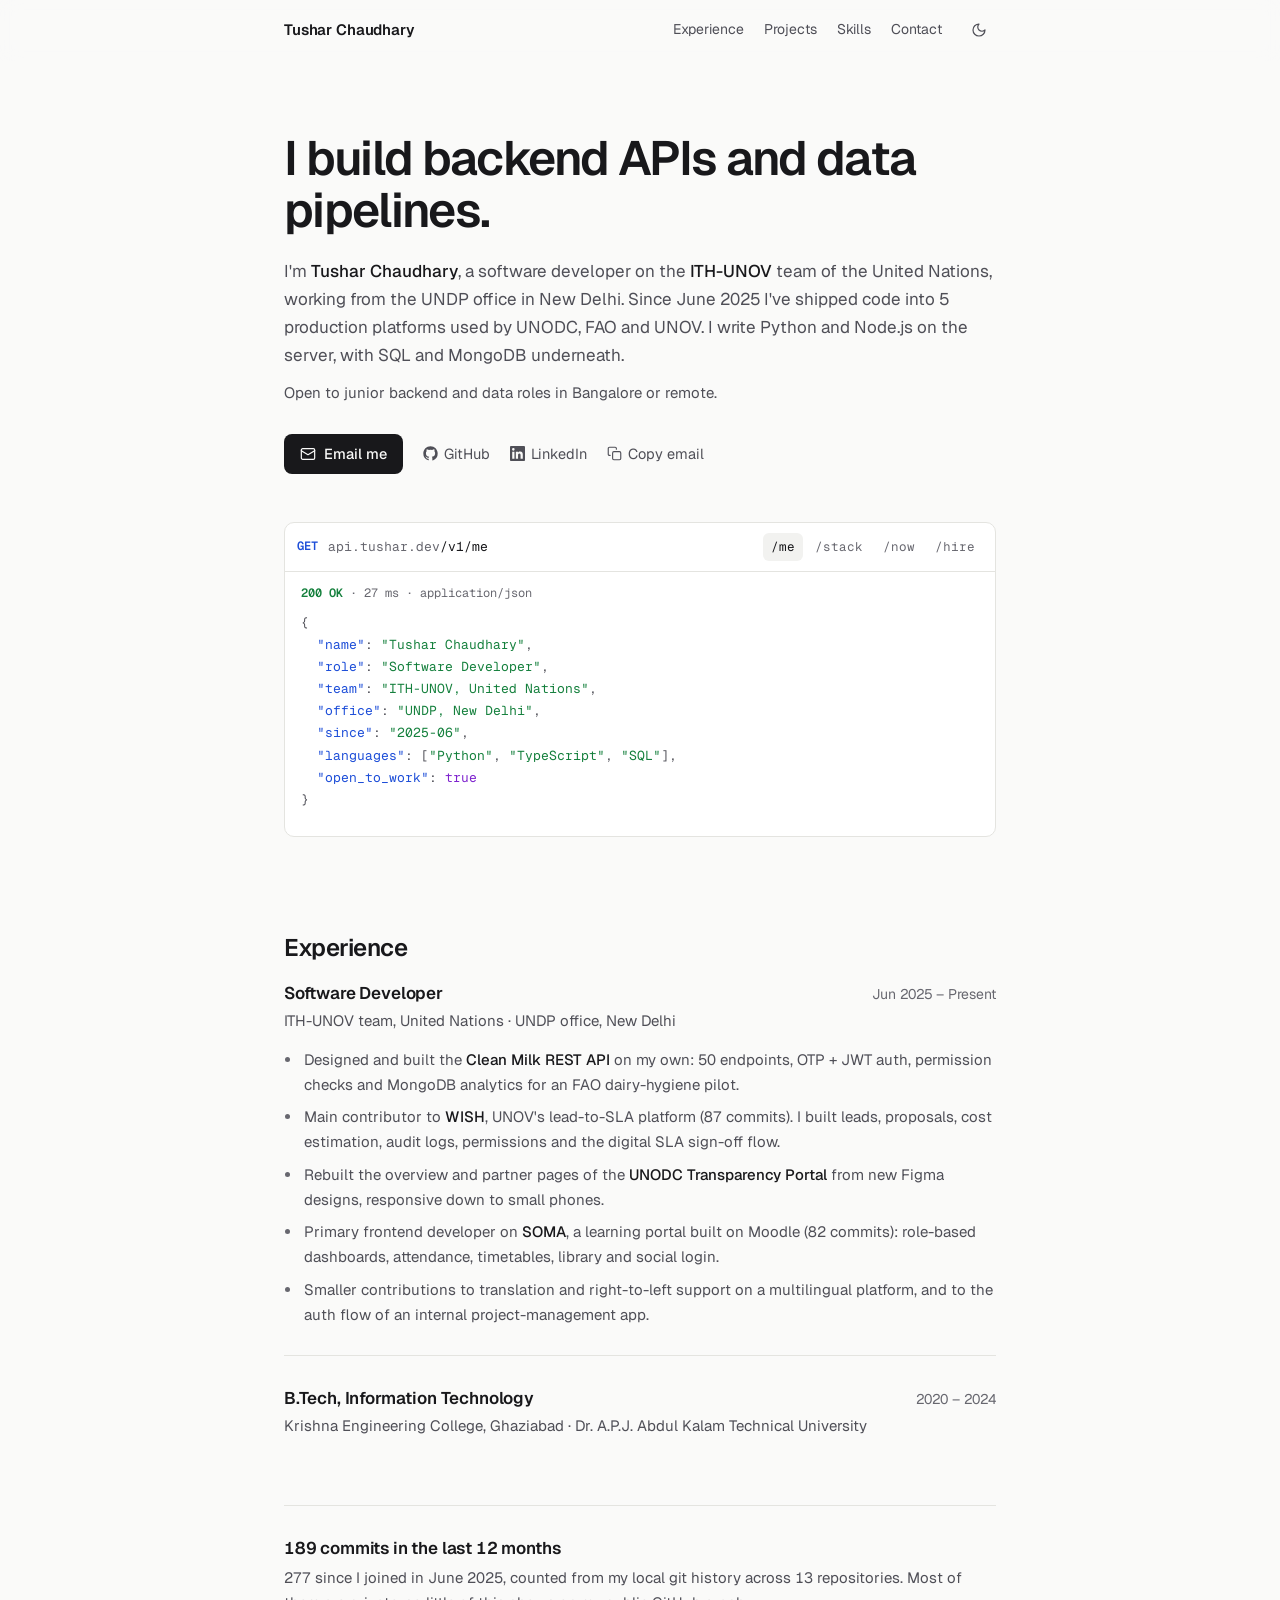
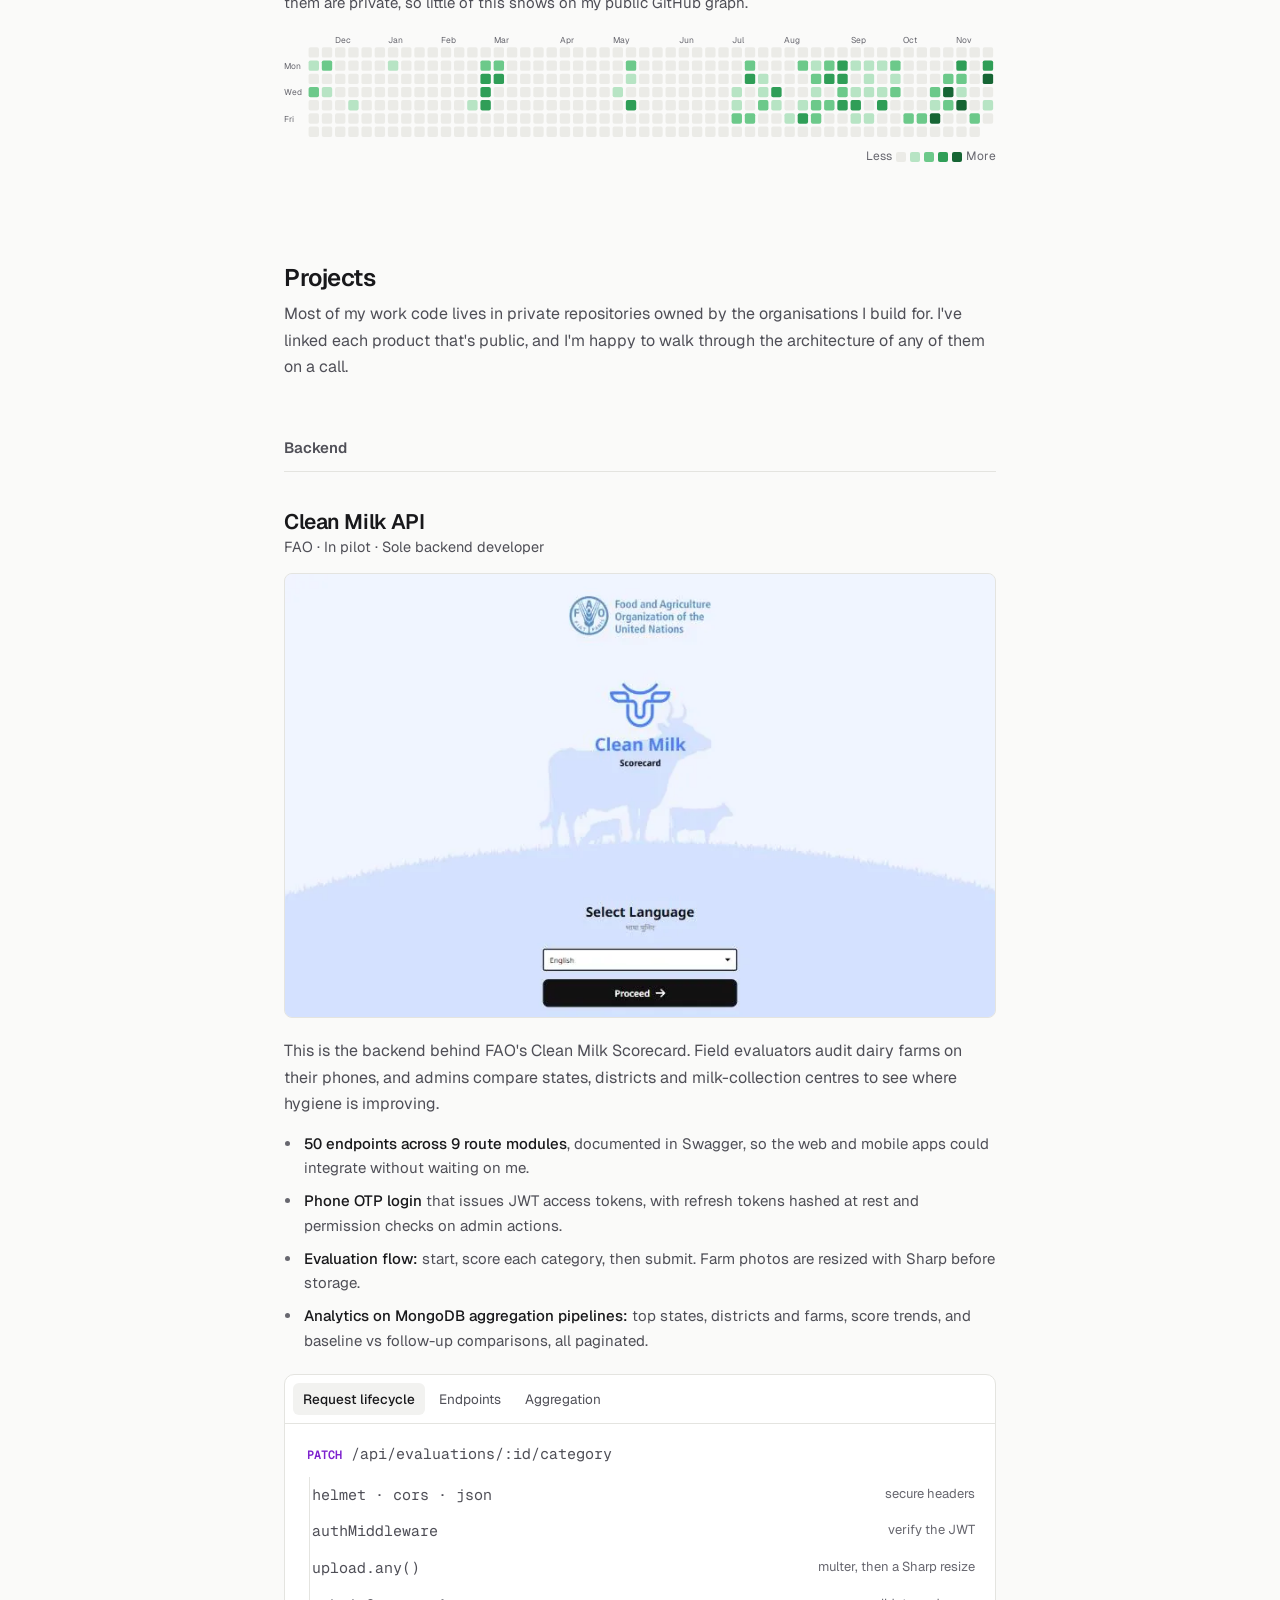
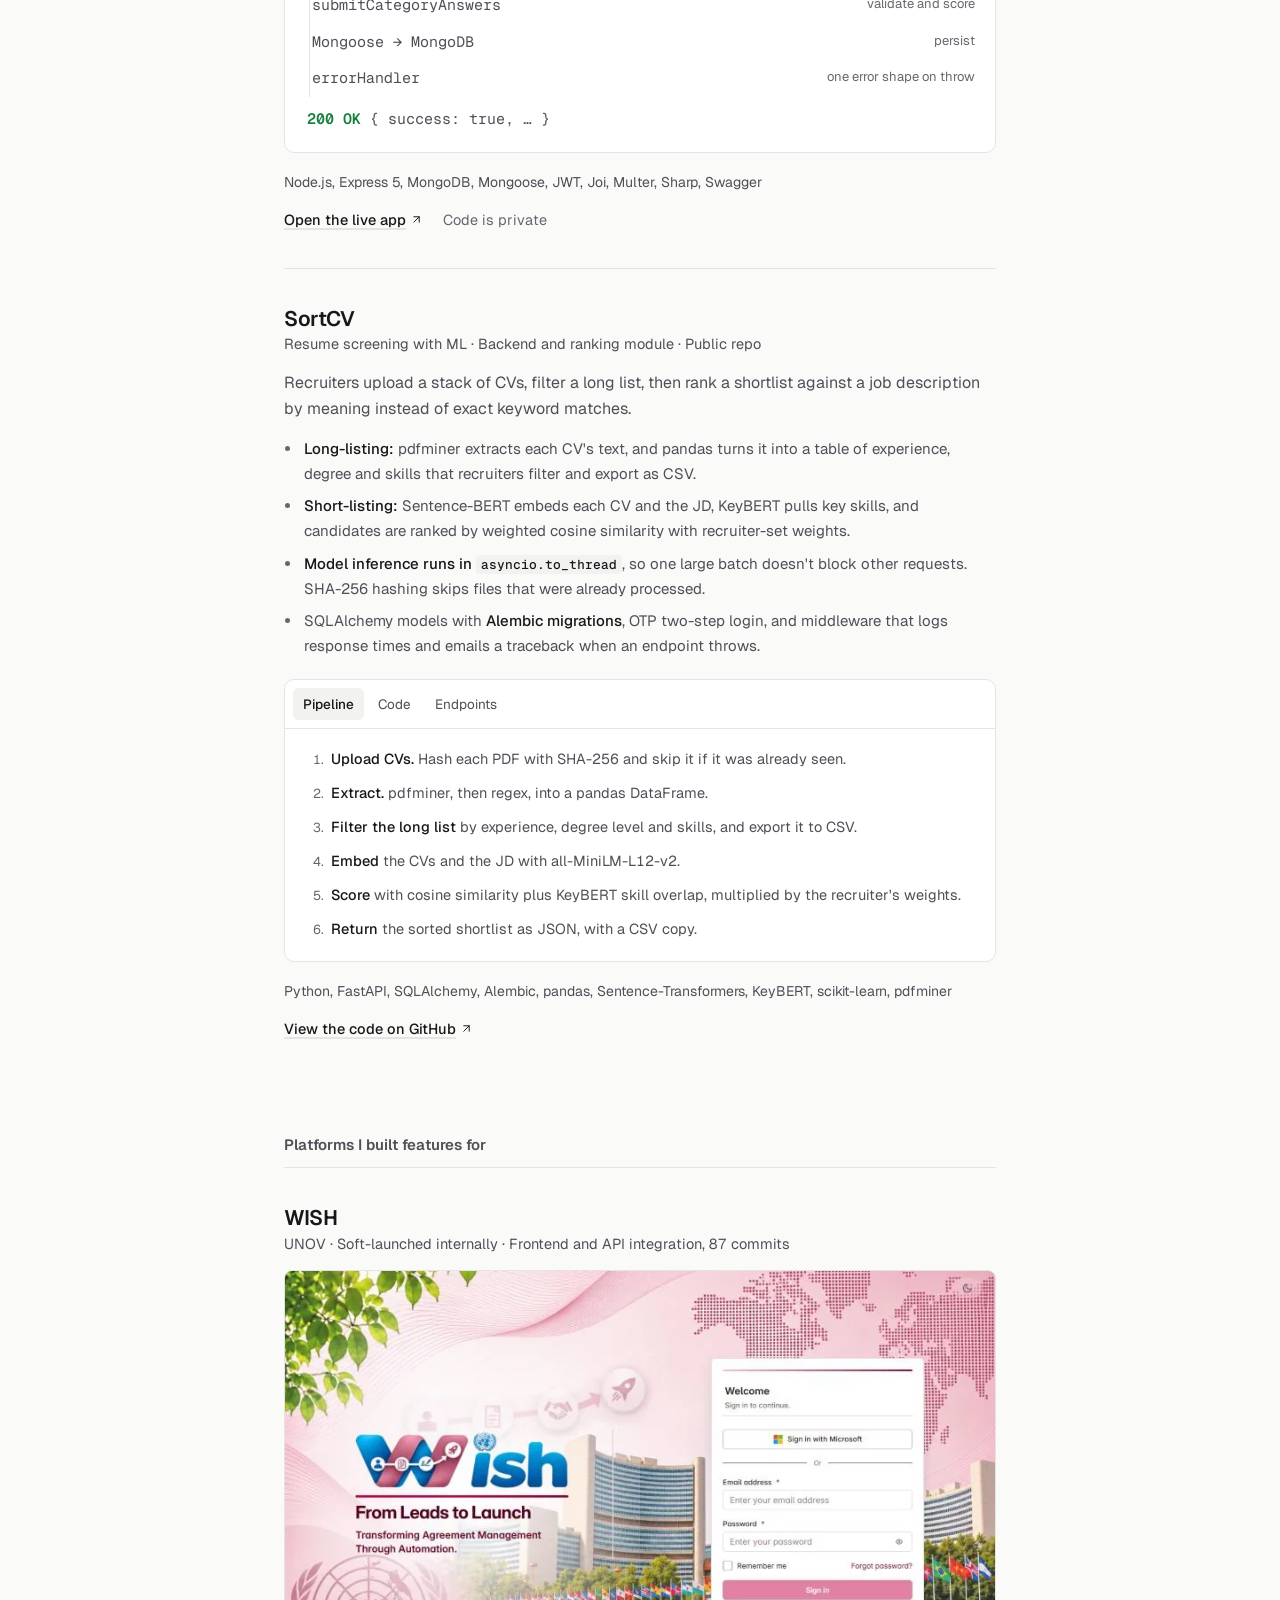
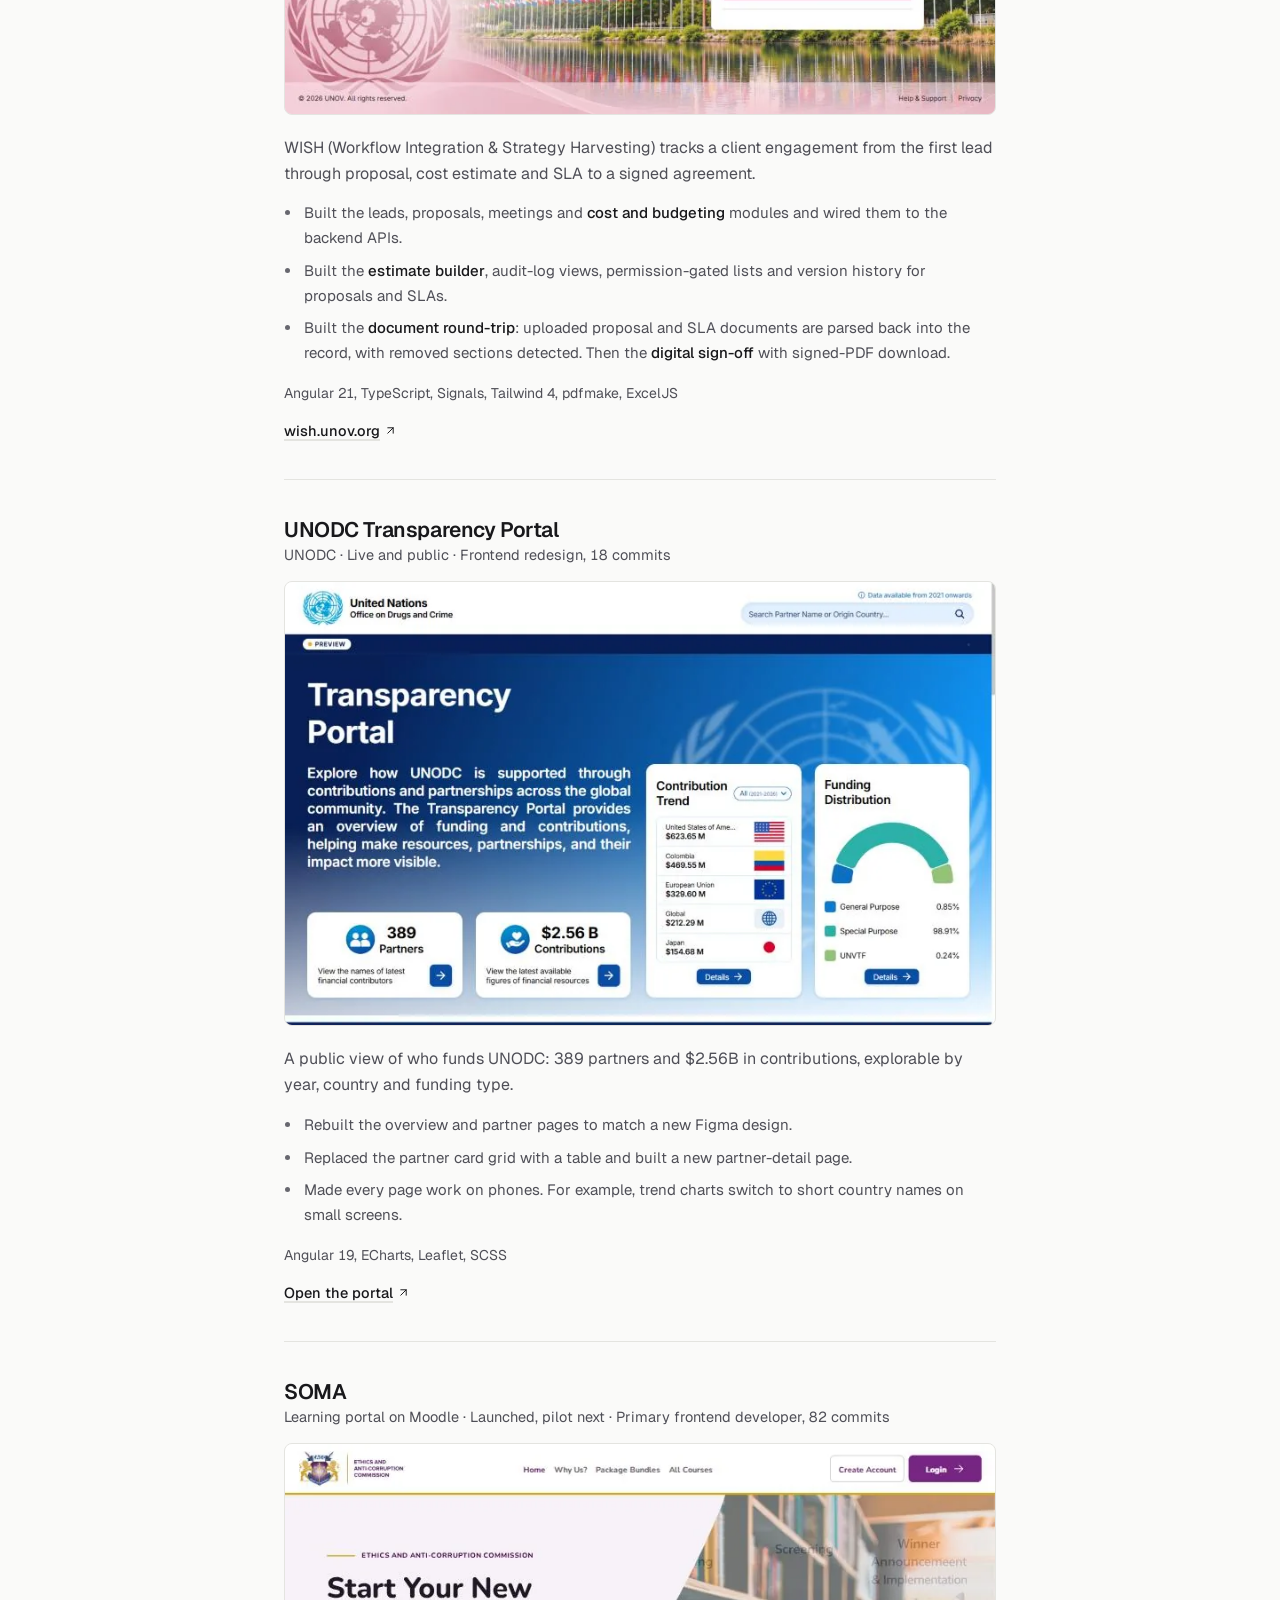
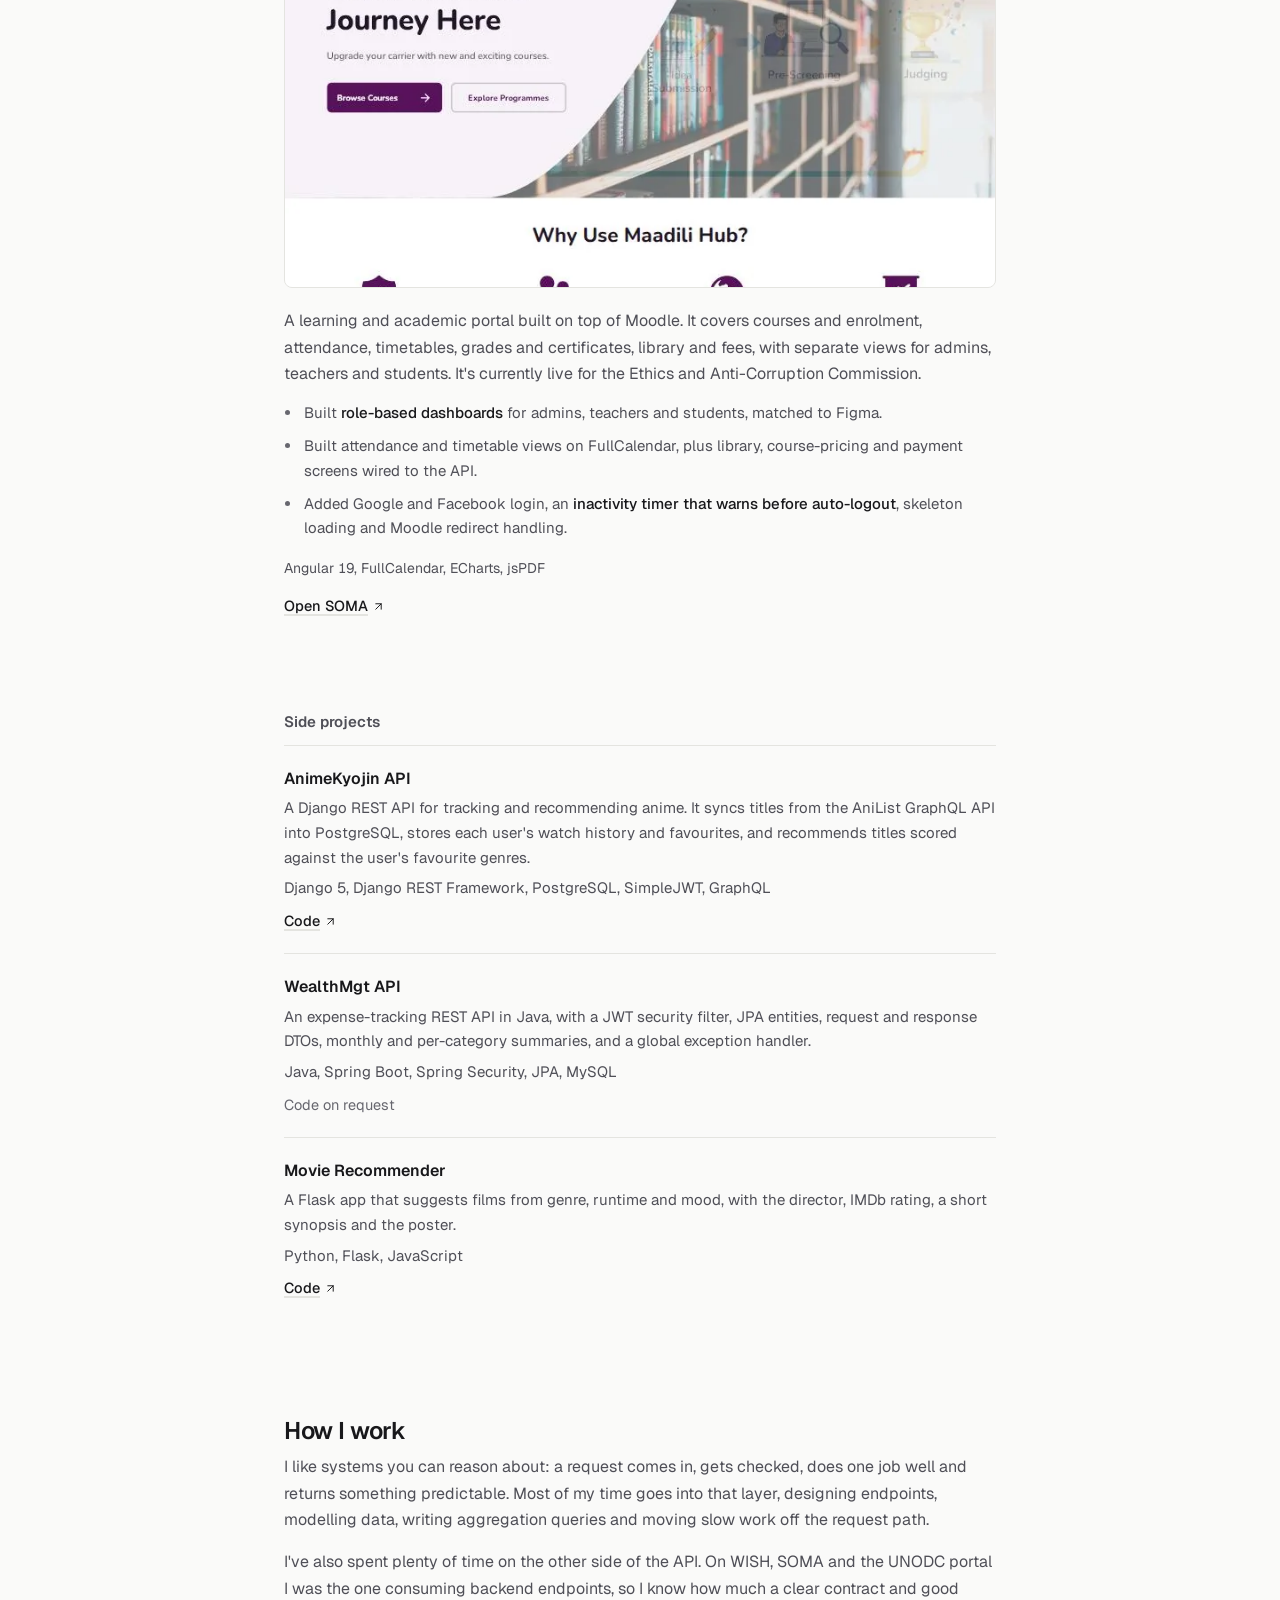
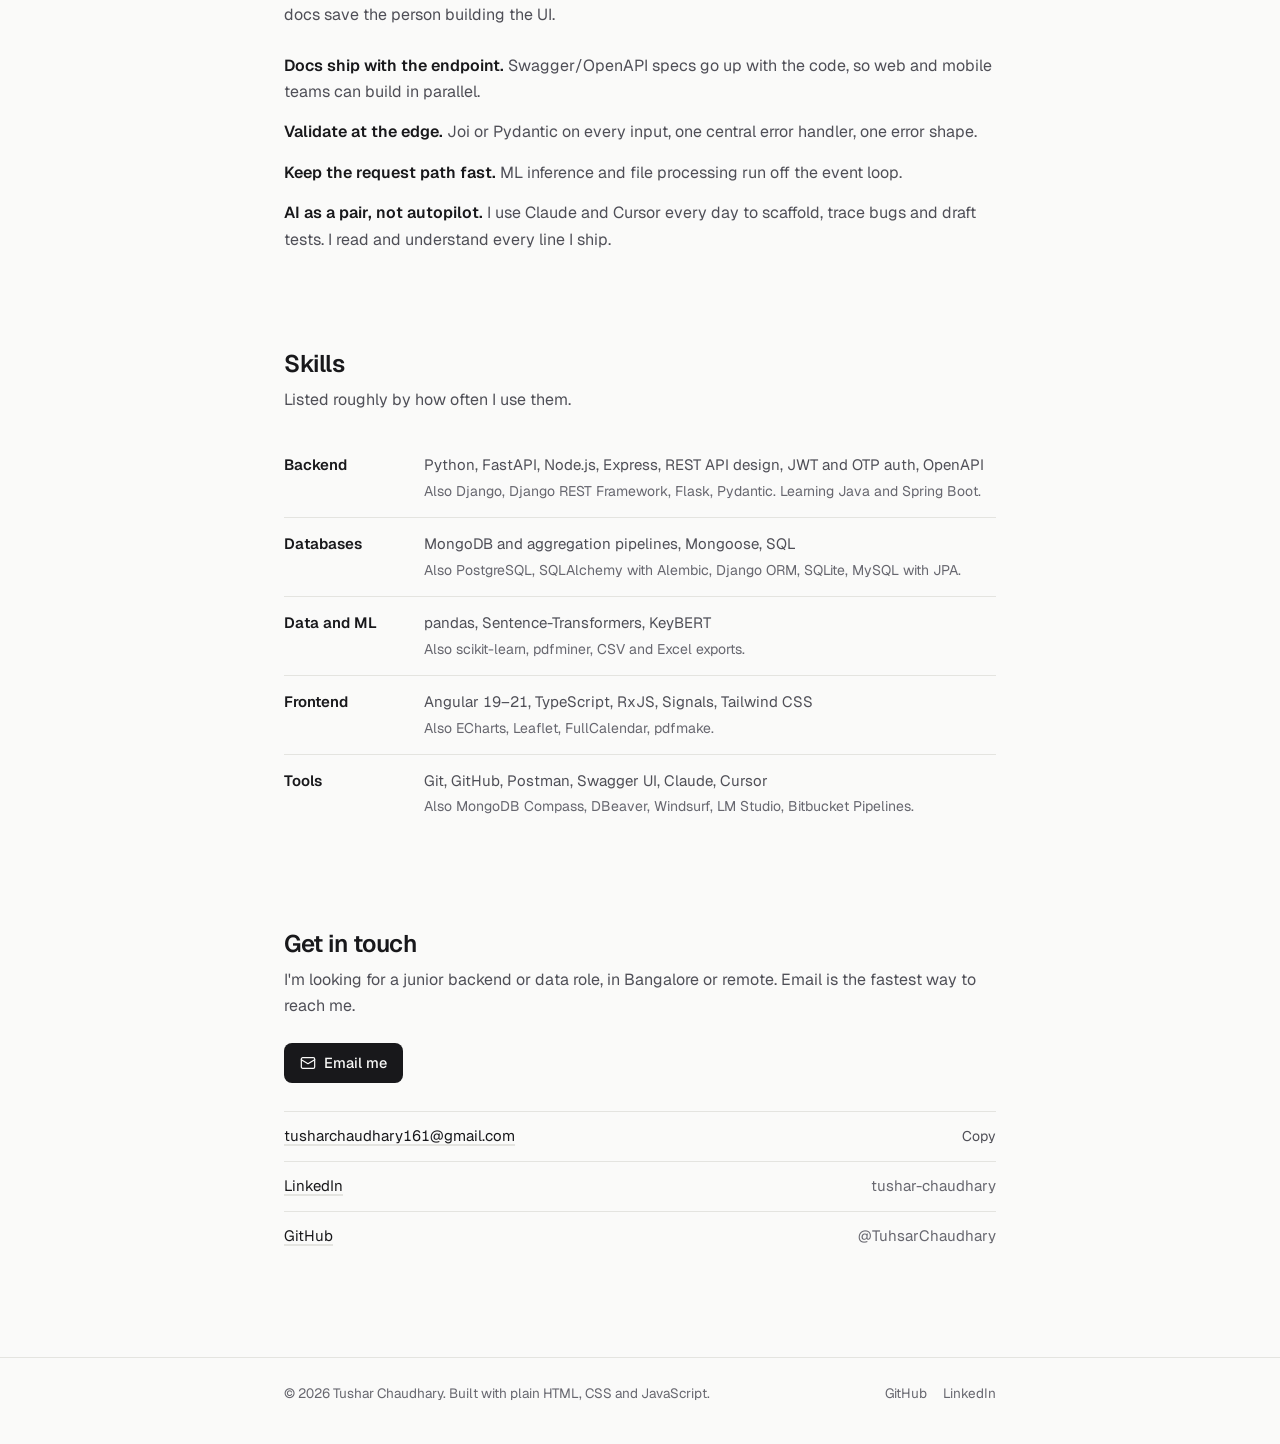
<file: index.html>
<!DOCTYPE html>
<html lang="en">
<head>
    <meta charset="UTF-8">
    <meta name="viewport" content="width=device-width, initial-scale=1.0">
    <title>Tushar Chaudhary · Backend Developer</title>
    <meta name="description" content="Tushar Chaudhary is a backend developer on the ITH-UNOV team at the United Nations in New Delhi. He builds REST APIs and data pipelines with Python, Node.js, SQL and MongoDB.">
    <meta name="author" content="Tushar Chaudhary">
    <meta name="theme-color" content="#0b0b0c" media="(prefers-color-scheme: dark)">
    <meta name="theme-color" content="#fafaf9" media="(prefers-color-scheme: light)">

    <meta property="og:type" content="website">
    <meta property="og:title" content="Tushar Chaudhary · Backend Developer">
    <meta property="og:description" content="Backend developer at ITH-UNOV (United Nations). REST APIs and data pipelines in production at UNODC, FAO and UNOV.">
    <meta name="twitter:card" content="summary">

    <link rel="icon" href="data:image/svg+xml,%3Csvg xmlns='http://www.w3.org/2000/svg' viewBox='0 0 32 32'%3E%3Crect width='32' height='32' rx='7' fill='%2318181b'/%3E%3Ctext x='16' y='21' text-anchor='middle' font-family='sans-serif' font-size='14' font-weight='700' fill='%23fafaf9'%3Etc%3C/text%3E%3C/svg%3E">

    <link rel="preconnect" href="https://fonts.googleapis.com">
    <link rel="preconnect" href="https://fonts.gstatic.com" crossorigin>
    <link href="https://fonts.googleapis.com/css2?family=Geist:wght@400;500;600&family=Geist+Mono:wght@400;600&display=swap" rel="stylesheet">
    <link rel="stylesheet" href="style.css">

    <script>
        // Apply a saved theme before first paint.
        (function () {
            try {
                var t = localStorage.getItem('theme');
                if (t === 'light' || t === 'dark') document.documentElement.setAttribute('data-theme', t);
            } catch (e) {}
        })();
    </script>

    <script type="application/ld+json">
    {
        "@context": "https://schema.org",
        "@type": "Person",
        "name": "Tushar Chaudhary",
        "jobTitle": "Software Developer",
        "worksFor": { "@type": "Organization", "name": "United Nations (ITH-UNOV)" },
        "email": "mailto:tusharchaudhary161@gmail.com",
        "sameAs": [
            "https://github.com/TuhsarChaudhary",
            "https://www.linkedin.com/in/tushar-chaudhary-635781203/"
        ],
        "alumniOf": "Krishna Engineering College, Ghaziabad",
        "knowsAbout": ["Python", "FastAPI", "Django", "Node.js", "Express", "SQL", "MongoDB", "pandas", "REST APIs"]
    }
    </script>
</head>
<body>
    <svg width="0" height="0" style="position:absolute" aria-hidden="true">
        <symbol id="i-github" viewBox="0 0 24 24"><path d="M12 .5C5.65.5.5 5.65.5 12a11.5 11.5 0 0 0 7.86 10.92c.58.1.79-.25.79-.56v-2c-3.2.7-3.87-1.37-3.87-1.37-.52-1.33-1.28-1.69-1.28-1.69-1.04-.71.08-.7.08-.7 1.15.08 1.76 1.19 1.76 1.19 1.03 1.76 2.69 1.25 3.35.96.1-.75.4-1.25.73-1.54-2.55-.29-5.24-1.28-5.24-5.69 0-1.26.45-2.29 1.19-3.1-.12-.29-.52-1.46.11-3.05 0 0 .97-.31 3.17 1.18a11 11 0 0 1 5.77 0c2.2-1.49 3.17-1.18 3.17-1.18.63 1.59.23 2.76.11 3.05.74.81 1.19 1.84 1.19 3.1 0 4.42-2.69 5.39-5.25 5.68.41.36.78 1.06.78 2.14v3.17c0 .31.21.67.8.56A11.5 11.5 0 0 0 23.5 12C23.5 5.65 18.35.5 12 .5Z"/></symbol>
        <symbol id="i-linkedin" viewBox="0 0 24 24"><path d="M20.45 20.45h-3.56v-5.57c0-1.33-.02-3.04-1.85-3.04-1.85 0-2.14 1.45-2.14 2.94v5.67H9.35V9h3.41v1.56h.05c.48-.9 1.64-1.85 3.37-1.85 3.6 0 4.27 2.37 4.27 5.46v6.28ZM5.34 7.43a2.06 2.06 0 1 1 0-4.13 2.06 2.06 0 0 1 0 4.13ZM7.12 20.45H3.56V9h3.56v11.45ZM22.22 0H1.77C.79 0 0 .77 0 1.73v20.54C0 23.23.79 24 1.77 24h20.45c.98 0 1.78-.77 1.78-1.73V1.73C24 .77 23.2 0 22.22 0Z"/></symbol>
        <symbol id="i-mail" viewBox="0 0 24 24"><rect x="2" y="4" width="20" height="16" rx="2"/><path d="m22 7-10 6L2 7"/></symbol>
        <symbol id="i-arrow" viewBox="0 0 24 24"><path d="M7 17 17 7M7 7h10v10"/></symbol>
        <symbol id="i-copy" viewBox="0 0 24 24"><rect x="9" y="9" width="13" height="13" rx="2"/><path d="M5 15H4a2 2 0 0 1-2-2V4a2 2 0 0 1 2-2h9a2 2 0 0 1 2 2v1"/></symbol>
        <symbol id="i-sun" viewBox="0 0 24 24"><circle cx="12" cy="12" r="4"/><path d="M12 2v2M12 20v2M4.93 4.93l1.41 1.41M17.66 17.66l1.41 1.41M2 12h2M20 12h2M6.34 17.66l-1.41 1.41M19.07 4.93l-1.41 1.41"/></symbol>
        <symbol id="i-moon" viewBox="0 0 24 24"><path d="M12 3a6 6 0 0 0 9 9 9 9 0 1 1-9-9Z"/></symbol>
    </svg>

    <a class="skip-link" href="#main">Skip to content</a>

    <header class="nav" id="nav">
        <div class="container nav-inner">
            <a href="#top" class="brand">Tushar Chaudhary</a>
            <nav class="nav-links" id="navLinks" aria-label="Primary">
                <a href="#experience" class="hide-sm">Experience</a>
                <a href="#projects">Projects</a>
                <a href="#skills" class="hide-sm">Skills</a>
                <a href="#contact">Contact</a>
            </nav>
            <button class="theme-toggle" id="themeBtn" aria-label="Toggle colour theme">
                <svg class="icon moon"><use href="#i-moon"/></svg>
                <svg class="icon sun"><use href="#i-sun"/></svg>
            </button>
        </div>
    </header>

    <main id="main">
        <!-- Hero -->
        <section class="hero" id="top">
            <div class="container">
                <h1>I build backend APIs and data pipelines.</h1>
                <p class="lede">
                    I'm <strong>Tushar Chaudhary</strong>, a software developer on the <strong>ITH-UNOV</strong> team of the United Nations, working from the UNDP office in New Delhi. Since June 2025 I've shipped code into 5 production platforms used by UNODC, FAO and UNOV. I write Python and Node.js on the server, with SQL and MongoDB underneath.
                </p>
                <p class="availability">Open to junior backend and data roles in Bangalore or remote.</p>
                <div class="actions">
                    <a href="mailto:tusharchaudhary161@gmail.com" class="btn">
                        <svg class="icon"><use href="#i-mail"/></svg>
                        Email me
                    </a>
                    <a href="https://github.com/TuhsarChaudhary" target="_blank" rel="noopener" class="plain-link">
                        <svg class="icon icon-fill"><use href="#i-github"/></svg>GitHub
                    </a>
                    <a href="https://www.linkedin.com/in/tushar-chaudhary-635781203/" target="_blank" rel="noopener" class="plain-link">
                        <svg class="icon icon-fill"><use href="#i-linkedin"/></svg>LinkedIn
                    </a>
                    <button class="plain-link" data-copy-email>
                        <svg class="icon"><use href="#i-copy"/></svg>Copy email
                    </button>
                </div>

                <!-- API console -->
                <div class="console" aria-label="Small API console with facts about Tushar">
                    <div class="console-bar">
                        <span class="method m-get">GET</span>
                        <span class="console-url" id="consoleUrl"><span class="host">api.tushar.dev</span>/v1/me</span>
                        <div class="console-tabs" role="tablist" aria-label="Endpoints">
                            <button class="console-tab" role="tab" aria-selected="true" data-endpoint="me">/me</button>
                            <button class="console-tab" role="tab" aria-selected="false" data-endpoint="stack">/stack</button>
                            <button class="console-tab" role="tab" aria-selected="false" data-endpoint="now">/now</button>
                            <button class="console-tab" role="tab" aria-selected="false" data-endpoint="hire">/hire</button>
                        </div>
                    </div>
                    <div class="console-meta" aria-live="polite"><span class="ok">200 OK</span> · <span id="consoleTime">38 ms</span> · application/json</div>
                    <pre class="console-body" id="consoleBody"></pre>
                </div>
            </div>
        </section>

        <!-- Experience -->
        <section class="section" id="experience">
            <div class="container">
                <h2>Experience</h2>

                <article class="role">
                    <div class="role-head">
                        <h3>Software Developer</h3>
                        <span class="role-when">Jun 2025 – Present</span>
                    </div>
                    <p class="role-org">ITH-UNOV team, United Nations · UNDP office, New Delhi</p>
                    <ul>
                        <li>Designed and built the <strong>Clean Milk REST API</strong> on my own: 50 endpoints, OTP + JWT auth, permission checks and MongoDB analytics for an FAO dairy-hygiene pilot.</li>
                        <li>Main contributor to <strong>WISH</strong>, UNOV's lead-to-SLA platform (87 commits). I built leads, proposals, cost estimation, audit logs, permissions and the digital SLA sign-off flow.</li>
                        <li>Rebuilt the overview and partner pages of the <strong>UNODC Transparency Portal</strong> from new Figma designs, responsive down to small phones.</li>
                        <li>Primary frontend developer on <strong>SOMA</strong>, a learning portal built on Moodle (82 commits): role-based dashboards, attendance, timetables, library and social login.</li>
                        <li>Smaller contributions to translation and right-to-left support on a multilingual platform, and to the auth flow of an internal project-management app.</li>
                    </ul>
                </article>

                <article class="role">
                    <div class="role-head">
                        <h3>B.Tech, Information Technology</h3>
                        <span class="role-when">2020 – 2024</span>
                    </div>
                    <p class="role-org">Krishna Engineering College, Ghaziabad · Dr. A.P.J. Abdul Kalam Technical University</p>
                </article>

                <div class="activity">
                    <h3>189 commits in the last 12 months</h3>
                    <p>277 since I joined in June 2025, counted from my local git history across 13 repositories. Most of them are private, so little of this shows on my public GitHub graph.</p>
                    <svg class="heatmap" id="heatmap" role="img" aria-label="Commit heatmap for the last 12 months"></svg>
                    <div class="heat-legend" aria-hidden="true">
                        Less
                        <i style="background:var(--heat-0)"></i>
                        <i style="background:var(--heat-1)"></i>
                        <i style="background:var(--heat-2)"></i>
                        <i style="background:var(--heat-3)"></i>
                        <i style="background:var(--heat-4)"></i>
                        More
                    </div>
                </div>
            </div>
        </section>

        <!-- Projects -->
        <section class="section" id="projects">
            <div class="container">
                <h2>Projects</h2>
                <p class="section-intro">Most of my work code lives in private repositories owned by the organisations I build for. I've linked each product that's public, and I'm happy to walk through the architecture of any of them on a call.</p>

                <h3 class="subhead">Backend</h3>

                <!-- Clean Milk API -->
                <article class="project" id="clean-milk">
                    <h3>Clean Milk API</h3>
                    <p class="project-meta">FAO · In pilot · Sole backend developer</p>
                    <figure class="shot"><img src="assets/projects/clean-milk.webp" alt="Clean Milk Scorecard start screen with the FAO logo and a language picker" width="800" height="500" loading="lazy"></figure>
                    <p>This is the backend behind FAO's Clean Milk Scorecard. Field evaluators audit dairy farms on their phones, and admins compare states, districts and milk-collection centres to see where hygiene is improving.</p>
                    <ul>
                        <li><strong>50 endpoints across 9 route modules</strong>, documented in Swagger, so the web and mobile apps could integrate without waiting on me.</li>
                        <li><strong>Phone OTP login</strong> that issues JWT access tokens, with refresh tokens hashed at rest and permission checks on admin actions.</li>
                        <li><strong>Evaluation flow:</strong> start, score each category, then submit. Farm photos are resized with Sharp before storage.</li>
                        <li><strong>Analytics on MongoDB aggregation pipelines:</strong> top states, districts and farms, score trends, and baseline vs follow-up comparisons, all paginated.</li>
                    </ul>
                    <div class="details">
                        <div class="d-tabs" role="tablist" aria-label="Clean Milk API details">
                            <button class="d-tab" role="tab" aria-selected="true" data-panel="cm-flow">Request lifecycle</button>
                            <button class="d-tab" role="tab" aria-selected="false" data-panel="cm-eps">Endpoints</button>
                            <button class="d-tab" role="tab" aria-selected="false" data-panel="cm-agg">Aggregation</button>
                        </div>
                        <div class="d-panel active" id="cm-flow" role="tabpanel">
                            <ol class="flow">
                                <li class="flow-req"><span class="method m-patch">PATCH</span> /api/evaluations/:id/category</li>
                                <li class="flow-step">helmet · cors · json<span class="why">secure headers</span></li>
                                <li class="flow-step">authMiddleware<span class="why">verify the JWT</span></li>
                                <li class="flow-step">upload.any()<span class="why">multer, then a Sharp resize</span></li>
                                <li class="flow-step">submitCategoryAnswers<span class="why">validate and score</span></li>
                                <li class="flow-step">Mongoose → MongoDB<span class="why">persist</span></li>
                                <li class="flow-step">errorHandler<span class="why">one error shape on throw</span></li>
                                <li class="flow-res"><span class="ok">200 OK</span> { success: true, … }</li>
                            </ol>
                        </div>
                        <div class="d-panel" id="cm-eps" role="tabpanel">
                            <ul class="endpoints">
                                <li><span class="method m-post">POST</span><span class="ep-path">/api/evaluations/start</span></li>
                                <li><span class="method m-patch">PATCH</span><span class="ep-path">/api/evaluations/<em>:evaluationId</em>/category</span></li>
                                <li><span class="method m-patch">PATCH</span><span class="ep-path">/api/evaluations/submit/<em>:evaluationId</em></span></li>
                                <li><span class="method m-put">PUT</span><span class="ep-path">/api/assignments/<em>:assignmentId</em>/status</span></li>
                                <li><span class="method m-get">GET</span><span class="ep-path">/api/analytics/top-states</span></li>
                                <li><span class="method m-get">GET</span><span class="ep-path">/api/analytics/evaluation-score-trend</span></li>
                                <li><span class="method m-get">GET</span><span class="ep-path">/api/analytics/comparative/district-comparison</span></li>
                                <li><span class="method m-get">GET</span><span class="ep-path">/api/locations/states/<em>:stateCode</em>/districts</span></li>
                                <li><span class="method m-post">POST</span><span class="ep-path">/api/questions/upload-image</span></li>
                            </ul>
                            <p class="ep-note">9 of 50. All are documented at /api-docs.</p>
                        </div>
                        <div class="d-panel" id="cm-agg" role="tabpanel">
<pre class="code"><code><span class="c">// Top states by average score (simplified)</span>
<span class="k">const</span> pipeline = [
  { $match: { status: <span class="s">"submitted"</span> } },
  { $group: {
      _id: <span class="s">"$stateCode"</span>,
      avgScore: { $avg: <span class="s">"$totalScore"</span> },
      evaluations: { $sum: <span class="t">1</span> },
  } },
  { $match: { evaluations: { $gte: minEvaluations } } },
  { $sort: { avgScore: <span class="t">-1</span> } },
  { $skip: skip }, { $limit: limit },
  { $lookup: {
      from: <span class="s">"states"</span>, localField: <span class="s">"_id"</span>,
      foreignField: <span class="s">"state_code"</span>, as: <span class="s">"state"</span>,
  } },
];</code></pre>
                            <p class="code-cap">The total count runs as a separate pipeline, so pagination stays accurate.</p>
                        </div>
                    </div>
                    <p class="tech">Node.js, Express 5, MongoDB, Mongoose, JWT, Joi, Multer, Sharp, Swagger</p>
                    <div class="project-links">
                        <a href="https://unmol.org/login" target="_blank" rel="noopener">Open the live app <svg class="icon"><use href="#i-arrow"/></svg></a>
                        <span>Code is private</span>
                    </div>
                </article>

                <!-- SortCV -->
                <article class="project" id="sortcv">
                    <h3>SortCV</h3>
                    <p class="project-meta">Resume screening with ML · Backend and ranking module · Public repo</p>
                    <p>Recruiters upload a stack of CVs, filter a long list, then rank a shortlist against a job description by meaning instead of exact keyword matches.</p>
                    <ul>
                        <li><strong>Long-listing:</strong> pdfminer extracts each CV's text, and pandas turns it into a table of experience, degree and skills that recruiters filter and export as CSV.</li>
                        <li><strong>Short-listing:</strong> Sentence-BERT embeds each CV and the JD, KeyBERT pulls key skills, and candidates are ranked by weighted cosine similarity with recruiter-set weights.</li>
                        <li><strong>Model inference runs in <code>asyncio.to_thread</code></strong>, so one large batch doesn't block other requests. SHA-256 hashing skips files that were already processed.</li>
                        <li>SQLAlchemy models with <strong>Alembic migrations</strong>, OTP two-step login, and middleware that logs response times and emails a traceback when an endpoint throws.</li>
                    </ul>
                    <div class="details">
                        <div class="d-tabs" role="tablist" aria-label="SortCV details">
                            <button class="d-tab" role="tab" aria-selected="true" data-panel="sc-pipe">Pipeline</button>
                            <button class="d-tab" role="tab" aria-selected="false" data-panel="sc-code">Code</button>
                            <button class="d-tab" role="tab" aria-selected="false" data-panel="sc-eps">Endpoints</button>
                        </div>
                        <div class="d-panel active" id="sc-pipe" role="tabpanel">
                            <ol class="pipeline">
                                <li><b>Upload CVs.</b> Hash each PDF with SHA-256 and skip it if it was already seen.</li>
                                <li><b>Extract.</b> pdfminer, then regex, into a pandas DataFrame.</li>
                                <li><b>Filter the long list</b> by experience, degree level and skills, and export it to CSV.</li>
                                <li><b>Embed</b> the CVs and the JD with all-MiniLM-L12-v2.</li>
                                <li><b>Score</b> with cosine similarity plus KeyBERT skill overlap, multiplied by the recruiter's weights.</li>
                                <li><b>Return</b> the sorted shortlist as JSON, with a CSV copy.</li>
                            </ol>
                        </div>
                        <div class="d-panel" id="sc-code" role="tabpanel">
<pre class="code"><code><span class="c"># app/services/shortlist_service.py</span>
<span class="k">async def</span> <span class="f">shortlist</span>(*, pdf_id: <span class="t">int</span>, jd_file_bytes: <span class="t">bytes</span>,
                    jd_filename: <span class="t">str</span>, jd_template: <span class="t">str</span>,
                    weight_experience: <span class="t">float</span>,
                    weight_qualifications: <span class="t">float</span>,
                    weight_skills: <span class="t">float</span>) -&gt; <span class="t">Dict</span>:
    <span class="s">"""Run shortlist_sync in a thread so the
    event loop stays free."""</span>
    <span class="k">return await</span> asyncio.<span class="f">to_thread</span>(
        shortlist_sync,
        pdf_id=pdf_id,
        jd_file_bytes=jd_file_bytes,
        jd_filename=jd_filename,
        jd_template=jd_template,
        weight_experience=weight_experience,
        weight_qualifications=weight_qualifications,
        weight_skills=weight_skills,
    )</code></pre>
                            <p class="code-cap">CPU-heavy embedding work runs in the default thread pool.</p>
                        </div>
                        <div class="d-panel" id="sc-eps" role="tabpanel">
                            <ul class="endpoints">
                                <li><span class="method m-post">POST</span><span class="ep-path">/api/auth/login</span></li>
                                <li><span class="method m-post">POST</span><span class="ep-path">/api/auth/login-verify</span></li>
                                <li><span class="method m-post">POST</span><span class="ep-path">/api/auth/forgot-password</span></li>
                                <li><span class="method m-get">GET</span><span class="ep-path">/api/auth/me</span></li>
                                <li><span class="method m-post">POST</span><span class="ep-path">/api/resume/upload-resume</span></li>
                                <li><span class="method m-post">POST</span><span class="ep-path">/api/resume/save-filtered</span></li>
                                <li><span class="method m-post">POST</span><span class="ep-path">/api/shortlisting/shortlist</span></li>
                                <li><span class="method m-patch">PATCH</span><span class="ep-path">/api/users/cv_access</span></li>
                            </ul>
                            <p class="ep-note">OpenAPI docs at /docs, ReDoc at /redoc.</p>
                        </div>
                    </div>
                    <p class="tech">Python, FastAPI, SQLAlchemy, Alembic, pandas, Sentence-Transformers, KeyBERT, scikit-learn, pdfminer</p>
                    <div class="project-links">
                        <a href="https://github.com/TuhsarChaudhary/SortCv" target="_blank" rel="noopener">View the code on GitHub <svg class="icon"><use href="#i-arrow"/></svg></a>
                    </div>
                </article>

                <h3 class="subhead">Platforms I built features for</h3>

                <!-- WISH -->
                <article class="project" id="wish">
                    <h3>WISH</h3>
                    <p class="project-meta">UNOV · Soft-launched internally · Frontend and API integration, 87 commits</p>
                    <figure class="shot"><img src="assets/projects/wish.webp" alt="WISH sign-in page with the tagline From Leads to Launch" width="800" height="500" loading="lazy"></figure>
                    <p>WISH (Workflow Integration &amp; Strategy Harvesting) tracks a client engagement from the first lead through proposal, cost estimate and SLA to a signed agreement.</p>
                    <ul>
                        <li>Built the leads, proposals, meetings and <strong>cost and budgeting</strong> modules and wired them to the backend APIs.</li>
                        <li>Built the <strong>estimate builder</strong>, audit-log views, permission-gated lists and version history for proposals and SLAs.</li>
                        <li>Built the <strong>document round-trip</strong>: uploaded proposal and SLA documents are parsed back into the record, with removed sections detected. Then the <strong>digital sign-off</strong> with signed-PDF download.</li>
                    </ul>
                    <p class="tech">Angular 21, TypeScript, Signals, Tailwind 4, pdfmake, ExcelJS</p>
                    <div class="project-links">
                        <a href="https://wish.unov.org" target="_blank" rel="noopener">wish.unov.org <svg class="icon"><use href="#i-arrow"/></svg></a>
                    </div>
                </article>

                <!-- UNODC TP -->
                <article class="project" id="transparency-portal">
                    <h3>UNODC Transparency Portal</h3>
                    <p class="project-meta">UNODC · Live and public · Frontend redesign, 18 commits</p>
                    <figure class="shot"><img src="assets/projects/transparency-portal.webp" alt="UNODC Transparency Portal overview showing 389 partners, 2.56 billion dollars in contributions, a contribution trend list and a funding distribution chart" width="800" height="500" loading="lazy"></figure>
                    <p>A public view of who funds UNODC: 389 partners and $2.56B in contributions, explorable by year, country and funding type.</p>
                    <ul>
                        <li>Rebuilt the overview and partner pages to match a new Figma design.</li>
                        <li>Replaced the partner card grid with a table and built a new partner-detail page.</li>
                        <li>Made every page work on phones. For example, trend charts switch to short country names on small screens.</li>
                    </ul>
                    <p class="tech">Angular 19, ECharts, Leaflet, SCSS</p>
                    <div class="project-links">
                        <a href="https://fadp.ewoke.org/tp/open/overview" target="_blank" rel="noopener">Open the portal <svg class="icon"><use href="#i-arrow"/></svg></a>
                    </div>
                </article>

                <!-- SOMA -->
                <article class="project" id="soma">
                    <h3>SOMA</h3>
                    <p class="project-meta">Learning portal on Moodle · Launched, pilot next · Primary frontend developer, 82 commits</p>
                    <figure class="shot"><img src="assets/projects/soma.webp" alt="SOMA home page, branded for the Ethics and Anti-Corruption Commission, with Browse Courses and Explore Programmes buttons" width="800" height="500" loading="lazy"></figure>
                    <p>A learning and academic portal built on top of Moodle. It covers courses and enrolment, attendance, timetables, grades and certificates, library and fees, with separate views for admins, teachers and students. It's currently live for the Ethics and Anti-Corruption Commission.</p>
                    <ul>
                        <li>Built <strong>role-based dashboards</strong> for admins, teachers and students, matched to Figma.</li>
                        <li>Built attendance and timetable views on FullCalendar, plus library, course-pricing and payment screens wired to the API.</li>
                        <li>Added Google and Facebook login, an <strong>inactivity timer that warns before auto-logout</strong>, skeleton loading and Moodle redirect handling.</li>
                    </ul>
                    <p class="tech">Angular 19, FullCalendar, ECharts, jsPDF</p>
                    <div class="project-links">
                        <a href="http://43.204.47.253/sams/home" target="_blank" rel="noopener">Open SOMA <svg class="icon"><use href="#i-arrow"/></svg></a>
                    </div>
                </article>

                <h3 class="subhead">Side projects</h3>
                <ul class="side-list">
                    <li id="animekyojin">
                        <h4>AnimeKyojin API</h4>
                        <p>A Django REST API for tracking and recommending anime. It syncs titles from the AniList GraphQL API into PostgreSQL, stores each user's watch history and favourites, and recommends titles scored against the user's favourite genres.</p>
                        <p class="tech">Django 5, Django REST Framework, PostgreSQL, SimpleJWT, GraphQL</p>
                        <div class="project-links"><a href="https://github.com/TuhsarChaudhary/AnimeKyojin" target="_blank" rel="noopener">Code <svg class="icon"><use href="#i-arrow"/></svg></a></div>
                    </li>
                    <li id="wealthmgt">
                        <h4>WealthMgt API</h4>
                        <p>An expense-tracking REST API in Java, with a JWT security filter, JPA entities, request and response DTOs, monthly and per-category summaries, and a global exception handler.</p>
                        <p class="tech">Java, Spring Boot, Spring Security, JPA, MySQL</p>
                        <div class="project-links"><span>Code on request</span></div>
                    </li>
                    <li id="movie-rec">
                        <h4>Movie Recommender</h4>
                        <p>A Flask app that suggests films from genre, runtime and mood, with the director, IMDb rating, a short synopsis and the poster.</p>
                        <p class="tech">Python, Flask, JavaScript</p>
                        <div class="project-links"><a href="https://github.com/TuhsarChaudhary/movie-recommendation-app" target="_blank" rel="noopener">Code <svg class="icon"><use href="#i-arrow"/></svg></a></div>
                    </li>
                </ul>
            </div>
        </section>

        <!-- How I work -->
        <section class="section about" id="about">
            <div class="container">
                <h2>How I work</h2>
                <p>I like systems you can reason about: a request comes in, gets checked, does one job well and returns something predictable. Most of my time goes into that layer, designing endpoints, modelling data, writing aggregation queries and moving slow work off the request path.</p>
                <p>I've also spent plenty of time on the other side of the API. On WISH, SOMA and the UNODC portal I was the one consuming backend endpoints, so I know how much a clear contract and good docs save the person building the UI.</p>
                <ul class="principles">
                    <li><strong>Docs ship with the endpoint.</strong> Swagger/OpenAPI specs go up with the code, so web and mobile teams can build in parallel.</li>
                    <li><strong>Validate at the edge.</strong> Joi or Pydantic on every input, one central error handler, one error shape.</li>
                    <li><strong>Keep the request path fast.</strong> ML inference and file processing run off the event loop.</li>
                    <li><strong>AI as a pair, not autopilot.</strong> I use Claude and Cursor every day to scaffold, trace bugs and draft tests. I read and understand every line I ship.</li>
                </ul>
            </div>
        </section>

        <!-- Skills -->
        <section class="section" id="skills">
            <div class="container">
                <h2>Skills</h2>
                <p class="section-intro">Listed roughly by how often I use them.</p>
                <dl class="skills">
                    <dt>Backend</dt>
                    <dd>Python, FastAPI, Node.js, Express, REST API design, JWT and OTP auth, OpenAPI<span>Also Django, Django REST Framework, Flask, Pydantic. Learning Java and Spring Boot.</span></dd>
                    <dt>Databases</dt>
                    <dd>MongoDB and aggregation pipelines, Mongoose, SQL<span>Also PostgreSQL, SQLAlchemy with Alembic, Django ORM, SQLite, MySQL with JPA.</span></dd>
                    <dt>Data and ML</dt>
                    <dd>pandas, Sentence-Transformers, KeyBERT<span>Also scikit-learn, pdfminer, CSV and Excel exports.</span></dd>
                    <dt>Frontend</dt>
                    <dd>Angular 19–21, TypeScript, RxJS, Signals, Tailwind CSS<span>Also ECharts, Leaflet, FullCalendar, pdfmake.</span></dd>
                    <dt>Tools</dt>
                    <dd>Git, GitHub, Postman, Swagger UI, Claude, Cursor<span>Also MongoDB Compass, DBeaver, Windsurf, LM Studio, Bitbucket Pipelines.</span></dd>
                </dl>
            </div>
        </section>

        <!-- Contact -->
        <section class="section" id="contact">
            <div class="container">
                <h2>Get in touch</h2>
                <p class="section-intro" style="margin-bottom:24px">I'm looking for a junior backend or data role, in Bangalore or remote. Email is the fastest way to reach me.</p>
                <a href="mailto:tusharchaudhary161@gmail.com" class="btn">
                    <svg class="icon"><use href="#i-mail"/></svg>
                    Email me
                </a>
                <ul class="contact-links">
                    <li><a class="text-link" href="mailto:tusharchaudhary161@gmail.com">tusharchaudhary161@gmail.com</a><button data-copy-email>Copy</button></li>
                    <li><a class="text-link" href="https://www.linkedin.com/in/tushar-chaudhary-635781203/" target="_blank" rel="noopener">LinkedIn</a><span>tushar-chaudhary</span></li>
                    <li><a class="text-link" href="https://github.com/TuhsarChaudhary" target="_blank" rel="noopener">GitHub</a><span>@TuhsarChaudhary</span></li>
                </ul>
            </div>
        </section>
    </main>

    <footer class="footer">
        <div class="container footer-inner">
            <span>© <span id="year">2026</span> Tushar Chaudhary. Built with plain HTML, CSS and JavaScript.</span>
            <div class="footer-links">
                <a href="https://github.com/TuhsarChaudhary" target="_blank" rel="noopener">GitHub</a>
                <a href="https://www.linkedin.com/in/tushar-chaudhary-635781203/" target="_blank" rel="noopener">LinkedIn</a>
            </div>
        </div>
    </footer>

    <div class="toast" id="toast" role="status" aria-live="polite"><span id="toastText">Copied</span></div>
    <div class="heat-tip" id="heatTip" aria-hidden="true"></div>

    <script src="script.js"></script>
</body>
</html>
</file>
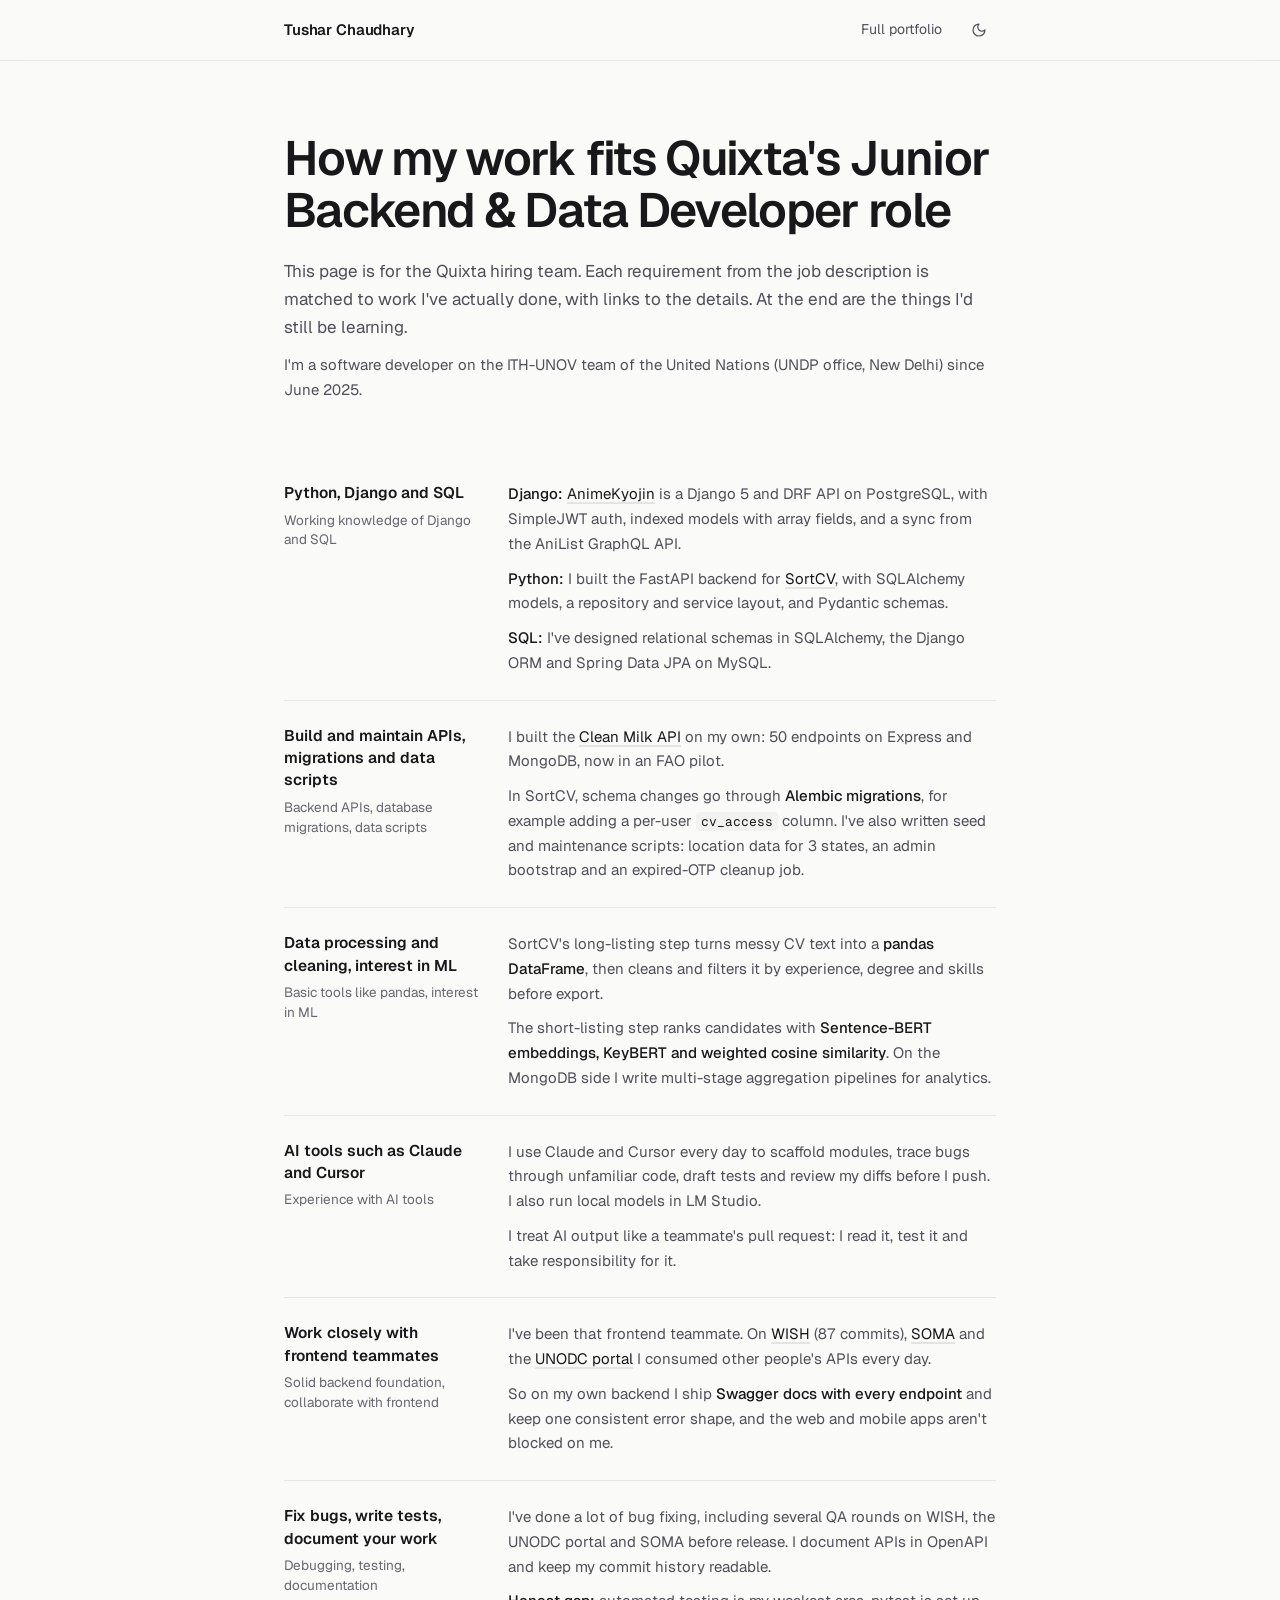
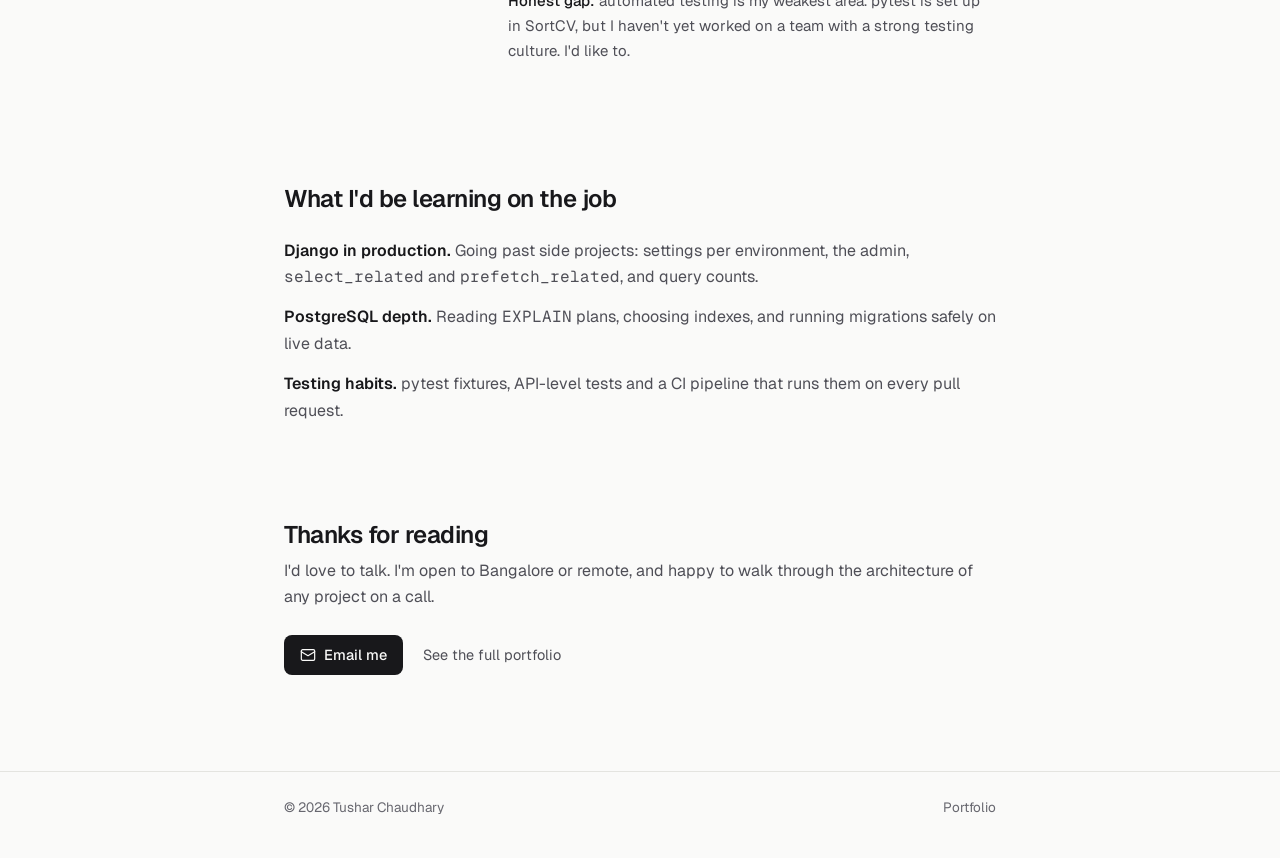
<file: quixta.html>
<!DOCTYPE html>
<html lang="en">
<head>
    <meta charset="UTF-8">
    <meta name="viewport" content="width=device-width, initial-scale=1.0">
    <title>For Quixta · Tushar Chaudhary</title>
    <meta name="description" content="How Tushar Chaudhary's work maps to Quixta's Junior Backend & Data Developer role.">
    <meta name="robots" content="noindex, nofollow">
    <link rel="icon" href="data:image/svg+xml,%3Csvg xmlns='http://www.w3.org/2000/svg' viewBox='0 0 32 32'%3E%3Crect width='32' height='32' rx='7' fill='%2318181b'/%3E%3Ctext x='16' y='21' text-anchor='middle' font-family='sans-serif' font-size='14' font-weight='700' fill='%23fafaf9'%3Etc%3C/text%3E%3C/svg%3E">
    <link rel="preconnect" href="https://fonts.googleapis.com">
    <link rel="preconnect" href="https://fonts.gstatic.com" crossorigin>
    <link href="https://fonts.googleapis.com/css2?family=Geist:wght@400;500;600&family=Geist+Mono:wght@400;600&display=swap" rel="stylesheet">
    <link rel="stylesheet" href="style.css">
    <script>
        (function () {
            try {
                var t = localStorage.getItem('theme');
                if (t === 'light' || t === 'dark') document.documentElement.setAttribute('data-theme', t);
            } catch (e) {}
        })();
    </script>
</head>
<body>
    <svg width="0" height="0" style="position:absolute" aria-hidden="true">
        <symbol id="i-mail" viewBox="0 0 24 24"><rect x="2" y="4" width="20" height="16" rx="2"/><path d="m22 7-10 6L2 7"/></symbol>
        <symbol id="i-sun" viewBox="0 0 24 24"><circle cx="12" cy="12" r="4"/><path d="M12 2v2M12 20v2M4.93 4.93l1.41 1.41M17.66 17.66l1.41 1.41M2 12h2M20 12h2M6.34 17.66l-1.41 1.41M19.07 4.93l-1.41 1.41"/></symbol>
        <symbol id="i-moon" viewBox="0 0 24 24"><path d="M12 3a6 6 0 0 0 9 9 9 9 0 1 1-9-9Z"/></symbol>
    </svg>

    <header class="nav scrolled">
        <div class="container nav-inner">
            <a href="index.html" class="brand">Tushar Chaudhary</a>
            <nav class="nav-links" aria-label="Primary">
                <a href="index.html">Full portfolio</a>
            </nav>
            <button class="theme-toggle" id="themeBtn" aria-label="Toggle colour theme">
                <svg class="icon moon"><use href="#i-moon"/></svg>
                <svg class="icon sun"><use href="#i-sun"/></svg>
            </button>
        </div>
    </header>

    <main>
        <section class="hero">
            <div class="container">
                <h1>How my work fits Quixta's Junior Backend &amp; Data Developer role</h1>
                <p class="lede">This page is for the Quixta hiring team. Each requirement from the job description is matched to work I've actually done, with links to the details. At the end are the things I'd still be learning.</p>
                <p class="availability">I'm a software developer on the ITH-UNOV team of the United Nations (UNDP office, New Delhi) since June 2025.</p>
            </div>
        </section>

        <section class="section" style="padding-top:48px">
            <div class="container">
                <div class="fit-table">
                    <div class="fit-row">
                        <div class="fit-req">Python, Django and SQL<small>Working knowledge of Django and SQL</small></div>
                        <div class="fit-proof">
                            <p><strong>Django:</strong> <a class="text-link" href="index.html#animekyojin">AnimeKyojin</a> is a Django 5 and DRF API on PostgreSQL, with SimpleJWT auth, indexed models with array fields, and a sync from the AniList GraphQL API.</p>
                            <p><strong>Python:</strong> I built the FastAPI backend for <a class="text-link" href="index.html#sortcv">SortCV</a>, with SQLAlchemy models, a repository and service layout, and Pydantic schemas.</p>
                            <p><strong>SQL:</strong> I've designed relational schemas in SQLAlchemy, the Django ORM and Spring Data JPA on MySQL.</p>
                        </div>
                    </div>
                    <div class="fit-row">
                        <div class="fit-req">Build and maintain APIs, migrations and data scripts<small>Backend APIs, database migrations, data scripts</small></div>
                        <div class="fit-proof">
                            <p>I built the <a class="text-link" href="index.html#clean-milk">Clean Milk API</a> on my own: 50 endpoints on Express and MongoDB, now in an FAO pilot.</p>
                            <p>In SortCV, schema changes go through <strong>Alembic migrations</strong>, for example adding a per-user <code>cv_access</code> column. I've also written seed and maintenance scripts: location data for 3 states, an admin bootstrap and an expired-OTP cleanup job.</p>
                        </div>
                    </div>
                    <div class="fit-row">
                        <div class="fit-req">Data processing and cleaning, interest in ML<small>Basic tools like pandas, interest in ML</small></div>
                        <div class="fit-proof">
                            <p>SortCV's long-listing step turns messy CV text into a <strong>pandas DataFrame</strong>, then cleans and filters it by experience, degree and skills before export.</p>
                            <p>The short-listing step ranks candidates with <strong>Sentence-BERT embeddings, KeyBERT and weighted cosine similarity</strong>. On the MongoDB side I write multi-stage aggregation pipelines for analytics.</p>
                        </div>
                    </div>
                    <div class="fit-row">
                        <div class="fit-req">AI tools such as Claude and Cursor<small>Experience with AI tools</small></div>
                        <div class="fit-proof">
                            <p>I use Claude and Cursor every day to scaffold modules, trace bugs through unfamiliar code, draft tests and review my diffs before I push. I also run local models in LM Studio.</p>
                            <p>I treat AI output like a teammate's pull request: I read it, test it and take responsibility for it.</p>
                        </div>
                    </div>
                    <div class="fit-row">
                        <div class="fit-req">Work closely with frontend teammates<small>Solid backend foundation, collaborate with frontend</small></div>
                        <div class="fit-proof">
                            <p>I've been that frontend teammate. On <a class="text-link" href="index.html#wish">WISH</a> (87 commits), <a class="text-link" href="index.html#soma">SOMA</a> and the <a class="text-link" href="index.html#transparency-portal">UNODC portal</a> I consumed other people's APIs every day.</p>
                            <p>So on my own backend I ship <strong>Swagger docs with every endpoint</strong> and keep one consistent error shape, and the web and mobile apps aren't blocked on me.</p>
                        </div>
                    </div>
                    <div class="fit-row">
                        <div class="fit-req">Fix bugs, write tests, document your work<small>Debugging, testing, documentation</small></div>
                        <div class="fit-proof">
                            <p>I've done a lot of bug fixing, including several QA rounds on WISH, the UNODC portal and SOMA before release. I document APIs in OpenAPI and keep my commit history readable.</p>
                            <p><strong>Honest gap:</strong> automated testing is my weakest area. pytest is set up in SortCV, but I haven't yet worked on a team with a strong testing culture. I'd like to.</p>
                        </div>
                    </div>
                </div>
            </div>
        </section>

        <section class="section about">
            <div class="container">
                <h2>What I'd be learning on the job</h2>
                <ul class="principles">
                    <li><strong>Django in production.</strong> Going past side projects: settings per environment, the admin, <code>select_related</code> and <code>prefetch_related</code>, and query counts.</li>
                    <li><strong>PostgreSQL depth.</strong> Reading <code>EXPLAIN</code> plans, choosing indexes, and running migrations safely on live data.</li>
                    <li><strong>Testing habits.</strong> pytest fixtures, API-level tests and a CI pipeline that runs them on every pull request.</li>
                </ul>
            </div>
        </section>

        <section class="section" id="contact">
            <div class="container">
                <h2>Thanks for reading</h2>
                <p class="section-intro" style="margin-bottom:24px">I'd love to talk. I'm open to Bangalore or remote, and happy to walk through the architecture of any project on a call.</p>
                <div class="actions">
                    <a class="btn" href="mailto:tusharchaudhary161@gmail.com?subject=Quixta%20%E2%80%94%20Junior%20Backend%20%26%20Data%20Developer">
                        <svg class="icon"><use href="#i-mail"/></svg>
                        Email me
                    </a>
                    <a class="plain-link" href="index.html">See the full portfolio</a>
                </div>
            </div>
        </section>
    </main>

    <footer class="footer">
        <div class="container footer-inner">
            <span>© 2026 Tushar Chaudhary</span>
            <div class="footer-links"><a href="index.html">Portfolio</a></div>
        </div>
    </footer>

    <script>
        document.getElementById('themeBtn').addEventListener('click', function () {
            var root = document.documentElement;
            var cur = root.getAttribute('data-theme') ||
                (window.matchMedia('(prefers-color-scheme: dark)').matches ? 'dark' : 'light');
            var next = cur === 'dark' ? 'light' : 'dark';
            root.setAttribute('data-theme', next);
            try { localStorage.setItem('theme', next); } catch (e) {}
        });
    </script>
</body>
</html>
</file>
<file: style.css>
/* ==========================================================================
   Tushar Chaudhary — Portfolio
   Plain CSS. Tokens, base, layout, components.
   ========================================================================== */

/* ---------- Tokens ---------- */
:root {
    --bg: #fafaf9;
    --surface: #ffffff;
    --sunk: #f2f2f0;
    --line: #e4e4e0;
    --text: #18181b;
    --text-2: #4f4f57;
    --text-3: #67676f;
    --accent: #15803d;
    --m-get: #1d4ed8;
    --m-post: #a16207;
    --m-patch: #7e22ce;
    --m-put: #0e7490;
    --s-str: #15803d;
    --s-key: #1d4ed8;
    --s-num: #a16207;
    --s-com: #67676f;
    --heat-0: #ebebe7;
    --heat-1: #b7e4c4;
    --heat-2: #6cc98a;
    --heat-3: #2f9e57;
    --heat-4: #166534;
    --font-sans: "Geist", ui-sans-serif, system-ui, -apple-system, "Segoe UI", sans-serif;
    --font-mono: "Geist Mono", ui-monospace, "SFMono-Regular", Menlo, Consolas, monospace;
    --max: 760px;
    --gutter: 24px;
    color-scheme: light;
}

@media (prefers-color-scheme: dark) {
    :root:not([data-theme="light"]) {
        --bg: #0b0b0c;
        --surface: #131315;
        --sunk: #18181b;
        --line: #26262b;
        --text: #ececee;
        --text-2: #b0b0b8;
        --text-3: #8e8e98;
        --accent: #4ade80;
        --m-get: #7cb4fb;
        --m-post: #f5c451;
        --m-patch: #c9a2fb;
        --m-put: #5fd8ec;
        --s-str: #86efac;
        --s-key: #93c5fd;
        --s-num: #fcd34d;
        --s-com: #8e8e98;
        --heat-0: #1b1b1f;
        --heat-1: #14532d;
        --heat-2: #15803d;
        --heat-3: #22c55e;
        --heat-4: #86efac;
        color-scheme: dark;
    }
}

:root[data-theme="dark"] {
    --bg: #0b0b0c;
    --surface: #131315;
    --sunk: #18181b;
    --line: #26262b;
    --text: #ececee;
    --text-2: #b0b0b8;
    --text-3: #8e8e98;
    --accent: #4ade80;
    --m-get: #7cb4fb;
    --m-post: #f5c451;
    --m-patch: #c9a2fb;
    --m-put: #5fd8ec;
    --s-str: #86efac;
    --s-key: #93c5fd;
    --s-num: #fcd34d;
    --s-com: #8e8e98;
    --heat-0: #1b1b1f;
    --heat-1: #14532d;
    --heat-2: #15803d;
    --heat-3: #22c55e;
    --heat-4: #86efac;
    color-scheme: dark;
}

/* ---------- Base ---------- */
*,
*::before,
*::after { box-sizing: border-box; }

html {
    scroll-behavior: smooth;
    scroll-padding-top: 80px;
    -webkit-text-size-adjust: 100%;
}

body {
    margin: 0;
    background: var(--bg);
    color: var(--text);
    font-family: var(--font-sans);
    font-size: 16px;
    line-height: 1.65;
    -webkit-font-smoothing: antialiased;
    font-variant-numeric: tabular-nums;
}

img, svg { display: block; max-width: 100%; }
a { color: inherit; }
button { font: inherit; color: inherit; cursor: pointer; background: none; border: 0; padding: 0; }
code, pre { font-family: var(--font-mono); }
::selection { background: var(--text); color: var(--bg); }

:focus-visible {
    outline: 2px solid var(--accent);
    outline-offset: 3px;
    border-radius: 4px;
}

.icon { width: 16px; height: 16px; flex-shrink: 0; fill: none; stroke: currentColor; stroke-width: 1.8; stroke-linecap: round; stroke-linejoin: round; }
.icon-fill { fill: currentColor; stroke: none; }

.skip-link {
    position: absolute;
    left: 16px;
    top: -60px;
    z-index: 200;
    padding: 10px 14px;
    background: var(--text);
    color: var(--bg);
    border-radius: 6px;
    font-size: 14px;
}
.skip-link:focus { top: 16px; }

.container {
    width: 100%;
    max-width: var(--max);
    margin: 0 auto;
    padding: 0 var(--gutter);
}

.muted { color: var(--text-2); }

/* Links inside running text */
.text-link {
    color: var(--text);
    text-decoration: underline;
    text-decoration-color: var(--line);
    text-decoration-thickness: 1.5px;
    text-underline-offset: 3px;
    transition: text-decoration-color 0.15s ease;
}
.text-link:hover { text-decoration-color: var(--text); }

/* ---------- Nav ---------- */
.nav {
    position: sticky;
    top: 0;
    z-index: 50;
    background: color-mix(in srgb, var(--bg) 85%, transparent);
    backdrop-filter: saturate(160%) blur(10px);
    -webkit-backdrop-filter: saturate(160%) blur(10px);
    border-bottom: 1px solid transparent;
    transition: border-color 0.2s ease;
}
.nav.scrolled { border-bottom-color: var(--line); }
.nav-inner {
    height: 60px;
    display: flex;
    align-items: center;
    gap: 20px;
}
.brand {
    font-weight: 600;
    font-size: 15px;
    letter-spacing: -0.01em;
    text-decoration: none;
    margin-right: auto;
}
.nav-links { display: flex; gap: 20px; }
.nav-links a {
    font-size: 14px;
    color: var(--text-2);
    text-decoration: none;
    transition: color 0.15s ease;
}
.nav-links a:hover,
.nav-links a.active { color: var(--text); }

.theme-toggle {
    width: 34px;
    height: 34px;
    display: inline-grid;
    place-items: center;
    border-radius: 8px;
    color: var(--text-2);
}
.theme-toggle:hover { color: var(--text); background: var(--sunk); }
.theme-toggle .sun { display: none; }
:root[data-theme="dark"] .theme-toggle .sun { display: block; }
:root[data-theme="dark"] .theme-toggle .moon { display: none; }
@media (prefers-color-scheme: dark) {
    :root:not([data-theme="light"]) .theme-toggle .sun { display: block; }
    :root:not([data-theme="light"]) .theme-toggle .moon { display: none; }
}

/* ---------- Buttons ---------- */
.actions {
    display: flex;
    flex-wrap: wrap;
    align-items: center;
    gap: 8px 20px;
}
.btn {
    display: inline-flex;
    align-items: center;
    gap: 8px;
    height: 40px;
    padding: 0 16px;
    border-radius: 8px;
    font-size: 14.5px;
    font-weight: 500;
    text-decoration: none;
    background: var(--text);
    color: var(--bg);
    transition: opacity 0.15s ease;
}
.btn:hover { opacity: 0.86; }
.plain-link {
    display: inline-flex;
    align-items: center;
    gap: 6px;
    font-size: 14.5px;
    color: var(--text-2);
    text-decoration: none;
    transition: color 0.15s ease;
}
.plain-link:hover { color: var(--text); }
.plain-link .icon { width: 15px; height: 15px; }

/* ---------- Hero ---------- */
.hero { padding: 72px 0 0; }
.hero h1 {
    font-size: clamp(34px, 5.6vw, 48px);
    line-height: 1.08;
    letter-spacing: -0.035em;
    font-weight: 600;
    margin: 0 0 20px;
}
.lede {
    font-size: 17px;
    color: var(--text-2);
    margin: 0 0 12px;
}
.lede strong { color: var(--text); font-weight: 500; }
.availability {
    font-size: 15px;
    color: var(--text-2);
    margin: 0 0 28px;
}

/* API console: the one interactive piece on the page */
.console {
    margin-top: 48px;
    border: 1px solid var(--line);
    border-radius: 10px;
    background: var(--surface);
    overflow: hidden;
    font-family: var(--font-mono);
    font-size: 13px;
}
.console-bar {
    display: flex;
    align-items: center;
    gap: 10px;
    padding: 10px 12px;
    border-bottom: 1px solid var(--line);
}
.method {
    font-family: var(--font-mono);
    font-size: 12px;
    font-weight: 600;
}
.m-get { color: var(--m-get); }
.m-post { color: var(--m-post); }
.m-patch { color: var(--m-patch); }
.m-put { color: var(--m-put); }
.console-url {
    flex: 1;
    min-width: 0;
    color: var(--text);
    white-space: nowrap;
    overflow: hidden;
    text-overflow: ellipsis;
}
.console-url .host { color: var(--text-3); }
.console-tabs {
    display: flex;
    gap: 4px;
}
.console-tab {
    padding: 4px 8px;
    border-radius: 6px;
    font-family: var(--font-mono);
    font-size: 12.5px;
    color: var(--text-3);
}
.console-tab:hover { color: var(--text); }
.console-tab[aria-selected="true"] { color: var(--text); background: var(--sunk); }
.console-meta {
    padding: 12px 16px 0;
    font-size: 12px;
    color: var(--text-3);
}
.console-meta .ok { color: var(--accent); font-weight: 600; }
.console-body {
    margin: 0;
    padding: 8px 16px 18px;
    min-height: 232px;
    white-space: pre-wrap;
    word-break: break-word;
    color: var(--text-2);
    line-height: 1.7;
}
.console-body .k { color: var(--s-key); }
.console-body .s { color: var(--s-str); }
.console-body .n { color: var(--s-num); }
.console-body .b { color: var(--m-patch); }

/* ---------- Sections ---------- */
.section { padding-top: 96px; }
.section > .container > h2,
.section-title {
    font-size: 24px;
    line-height: 1.25;
    letter-spacing: -0.02em;
    font-weight: 600;
    margin: 0 0 8px;
}
.section-intro { color: var(--text-2); margin: 0 0 36px; }
.section-intro + * { margin-top: 0; }
.subhead {
    font-size: 15px;
    font-weight: 600;
    color: var(--text-2);
    margin: 56px 0 0;
    padding-bottom: 10px;
    border-bottom: 1px solid var(--line);
}

/* ---------- Experience ---------- */
.role { padding: 28px 0; border-top: 1px solid var(--line); }
.role:first-of-type { border-top: 0; padding-top: 8px; }
.role-head {
    display: flex;
    justify-content: space-between;
    align-items: baseline;
    gap: 6px 16px;
    flex-wrap: wrap;
}
.role h3 { margin: 0; font-size: 17px; font-weight: 600; letter-spacing: -0.01em; }
.role-when { font-size: 14px; color: var(--text-3); white-space: nowrap; }
.role-org { margin: 2px 0 14px; color: var(--text-2); font-size: 15px; }
.role ul { margin: 0; padding-left: 18px; display: grid; gap: 8px; }
.role li { color: var(--text-2); font-size: 15px; padding-left: 2px; }
.role li::marker { color: var(--text-3); }
.role li strong { color: var(--text); font-weight: 500; }

/* Commit heatmap */
.activity { margin-top: 24px; padding-top: 28px; border-top: 1px solid var(--line); }
.activity h3 { margin: 0; font-size: 17px; font-weight: 600; letter-spacing: -0.01em; }
.activity > p { margin: 4px 0 18px; font-size: 15px; color: var(--text-2); }
.heatmap { width: 100%; height: auto; }
.heatmap text { font-family: var(--font-sans); font-size: 9px; fill: var(--text-3); }
.heat-legend {
    display: flex;
    justify-content: flex-end;
    align-items: center;
    gap: 4px;
    margin-top: 8px;
    font-size: 12px;
    color: var(--text-3);
}
.heat-legend i { width: 10px; height: 10px; border-radius: 2px; display: inline-block; }
.heat-tip {
    position: fixed;
    z-index: 120;
    pointer-events: none;
    padding: 5px 9px;
    border-radius: 6px;
    background: var(--text);
    color: var(--bg);
    font-size: 12px;
    opacity: 0;
    transform: translate(-50%, calc(-100% - 8px));
    transition: opacity 0.1s ease;
    white-space: nowrap;
}

/* ---------- Projects ---------- */
.project { padding: 36px 0; border-top: 1px solid var(--line); }
.subhead + .project { border-top: 0; }
.project h3 {
    margin: 0;
    font-size: 21px;
    line-height: 1.3;
    letter-spacing: -0.02em;
    font-weight: 600;
}
.project-meta { margin: 4px 0 18px; font-size: 14.5px; color: var(--text-2); }
.shot {
    margin: 0 0 20px;
    border: 1px solid var(--line);
    border-radius: 8px;
    overflow: hidden;
    background: var(--sunk);
    aspect-ratio: 8 / 5;
}
.shot img { width: 100%; height: 100%; object-fit: cover; object-position: top; }
.project p { margin: 0 0 14px; color: var(--text-2); }
.project ul { margin: 0 0 16px; padding-left: 18px; display: grid; gap: 8px; }
.project li { color: var(--text-2); font-size: 15px; padding-left: 2px; }
.project li::marker { color: var(--text-3); }
.project li strong, .project p strong { color: var(--text); font-weight: 500; }
.project code {
    font-size: 0.86em;
    padding: 1px 5px;
    border-radius: 4px;
    background: var(--sunk);
    color: var(--text);
}
.tech { font-size: 14px; color: var(--text-3); margin: 0 0 14px; }
.project-links { display: flex; flex-wrap: wrap; gap: 6px 20px; font-size: 14.5px; }
.project-links a {
    display: inline-flex;
    align-items: center;
    gap: 4px;
    color: var(--text);
    font-weight: 500;
    text-decoration: underline;
    text-decoration-color: var(--line);
    text-decoration-thickness: 1.5px;
    text-underline-offset: 3px;
}
.project-links a:hover { text-decoration-color: var(--text); }
.project-links a .icon { width: 13px; height: 13px; }
.project-links span { color: var(--text-3); }

/* Technical details panel (backend projects) */
.details {
    margin: 20px 0 18px;
    border: 1px solid var(--line);
    border-radius: 10px;
    background: var(--surface);
    overflow: hidden;
}
.d-tabs {
    display: flex;
    gap: 4px;
    padding: 8px;
    border-bottom: 1px solid var(--line);
    overflow-x: auto;
    scrollbar-width: none;
}
.d-tabs::-webkit-scrollbar { display: none; }
.d-tab {
    padding: 5px 10px;
    border-radius: 6px;
    font-size: 13.5px;
    color: var(--text-2);
    white-space: nowrap;
}
.d-tab:hover { color: var(--text); }
.d-tab[aria-selected="true"] { color: var(--text); background: var(--sunk); font-weight: 500; }
.d-panel { display: none; padding: 18px 20px 20px; }
.d-panel.active { display: block; }

/* Request lifecycle (real middleware chain) */
.flow { margin: 0; padding: 0; list-style: none; font-family: var(--font-mono); font-size: 13px; }
.flow-req { color: var(--text); padding-bottom: 10px; }
.flow-step {
    display: flex;
    justify-content: space-between;
    gap: 12px;
    padding: 6px 0 6px 18px;
    border-left: 1px solid var(--line);
    margin-left: 4px;
    color: var(--text);
}
.flow-step .why { font-family: var(--font-sans); color: var(--text-3); font-size: 13px; text-align: right; }
.flow-res { padding-top: 10px; color: var(--text-2); }
.flow-res .ok { color: var(--accent); font-weight: 600; }

/* Endpoint list */
.endpoints { margin: 0; padding: 0; list-style: none; font-family: var(--font-mono); font-size: 13px; }
.endpoints li {
    display: grid;
    grid-template-columns: 52px minmax(0, 1fr);
    gap: 8px;
    padding: 5px 0;
}
.ep-path { color: var(--text); overflow-wrap: anywhere; }
.ep-path em { font-style: normal; color: var(--text-3); }
.ep-note { margin: 10px 0 0; font-size: 13.5px; color: var(--text-3); }

/* Code */
.code {
    margin: 0;
    font-size: 12.5px;
    line-height: 1.65;
    overflow-x: auto;
    color: var(--text-2);
}
.code .c { color: var(--s-com); }
.code .k { color: var(--m-patch); }
.code .f { color: var(--s-key); }
.code .s { color: var(--s-str); }
.code .t { color: var(--s-num); }
.code-cap { margin: 12px 0 0; font-size: 13.5px; color: var(--text-3); }

/* Pipeline (numbered list) */
.pipeline { margin: 0; padding-left: 22px; display: grid; gap: 10px; }
.pipeline li { color: var(--text-2); font-size: 14.5px; padding-left: 4px; }
.pipeline li::marker { color: var(--text-3); font-size: 13px; }
.pipeline b { color: var(--text); font-weight: 500; }

/* Side projects */
.side-list { margin: 0; padding: 0; list-style: none; }
.side-list li { padding: 20px 0; border-top: 1px solid var(--line); }
.side-list li:first-child { border-top: 0; }
.side-list h4 { margin: 0 0 4px; font-size: 16px; font-weight: 600; }
.side-list p { margin: 0 0 6px; color: var(--text-2); font-size: 15px; }
.side-list .tech { margin: 0 0 8px; }

/* ---------- How I work ---------- */
.about p { margin: 0 0 16px; color: var(--text-2); }
.about p strong { color: var(--text); font-weight: 500; }
.principles { margin: 24px 0 0; padding: 0; list-style: none; display: grid; gap: 14px; }
.principles li { color: var(--text-2); }
.principles strong { color: var(--text); font-weight: 600; }

/* ---------- Skills ---------- */
.skills { margin: 0; display: grid; grid-template-columns: 140px minmax(0, 1fr); }
.skills dt, .skills dd { padding: 14px 0; border-top: 1px solid var(--line); margin: 0; }
.skills dt:first-of-type, .skills dd:first-of-type { border-top: 0; padding-top: 4px; }
.skills dt { font-weight: 600; font-size: 15px; }
.skills dd { color: var(--text-2); font-size: 15px; }
.skills dd span { display: block; color: var(--text-3); font-size: 14px; margin-top: 2px; }

/* ---------- Contact ---------- */
.contact-links { margin: 28px 0 0; padding: 0; list-style: none; }
.contact-links li {
    display: flex;
    justify-content: space-between;
    align-items: baseline;
    gap: 16px;
    padding: 12px 0;
    border-top: 1px solid var(--line);
    font-size: 15px;
}
.contact-links li span { color: var(--text-3); }
.contact-links button { color: var(--text-2); font-size: 14px; }
.contact-links button:hover { color: var(--text); }

/* ---------- Footer ---------- */
.footer { margin-top: 96px; border-top: 1px solid var(--line); padding: 24px 0 40px; }
.footer-inner { display: flex; justify-content: space-between; gap: 8px 16px; flex-wrap: wrap; font-size: 13.5px; color: var(--text-3); }
.footer-inner a { color: var(--text-3); text-decoration: none; }
.footer-inner a:hover { color: var(--text); }
.footer-links { display: flex; gap: 16px; }

/* ---------- Toast ---------- */
.toast {
    position: fixed;
    left: 50%;
    bottom: 24px;
    z-index: 150;
    display: inline-flex;
    align-items: center;
    gap: 8px;
    padding: 9px 14px;
    border-radius: 8px;
    background: var(--text);
    color: var(--bg);
    font-size: 14px;
    transform: translate(-50%, 12px);
    opacity: 0;
    pointer-events: none;
    transition: transform 0.2s ease, opacity 0.2s ease;
}
.toast.show { transform: translate(-50%, 0); opacity: 1; }

/* ---------- Fit page (quixta.html) ---------- */
.fit-row {
    display: grid;
    grid-template-columns: 200px minmax(0, 1fr);
    gap: 24px;
    padding: 24px 0;
    border-top: 1px solid var(--line);
}
.fit-row:first-child { border-top: 0; padding-top: 4px; }
.fit-req { font-weight: 600; font-size: 15.5px; line-height: 1.45; }
.fit-req small { display: block; margin-top: 6px; font-weight: 400; font-size: 13.5px; color: var(--text-3); }
.fit-proof { color: var(--text-2); font-size: 15px; }
.fit-proof p { margin: 0 0 10px; }
.fit-proof p:last-child { margin-bottom: 0; }
.fit-proof strong { color: var(--text); font-weight: 500; }
.fit-proof code { font-size: 0.86em; padding: 1px 5px; border-radius: 4px; background: var(--sunk); color: var(--text); }

/* ---------- Responsive ---------- */
@media (max-width: 640px) {
    :root { --gutter: 16px; }
    .hero { padding-top: 40px; }
    .lede { font-size: 16px; }
    .section { padding-top: 72px; }
    .nav-links { gap: 14px; }
    .nav-links .hide-sm { display: none; }
    .console-bar { flex-wrap: wrap; }
    .console-url { flex-basis: 100%; order: -1; }
    .console-body { min-height: 0; font-size: 12px; }
    .d-panel { padding: 16px 14px 18px; }
    .flow-step .why { display: none; }
    .skills { grid-template-columns: 1fr; }
    .skills dd { border-top: 0; padding-top: 0; }
    .skills dt { padding-bottom: 4px; }
    .skills dt:first-of-type { padding-top: 4px; }
    .fit-row { grid-template-columns: 1fr; gap: 10px; }
}

@media (prefers-reduced-motion: reduce) {
    *, *::before, *::after { animation-duration: 0.001ms !important; transition-duration: 0.001ms !important; }
    html { scroll-behavior: auto; }
}
</file>
